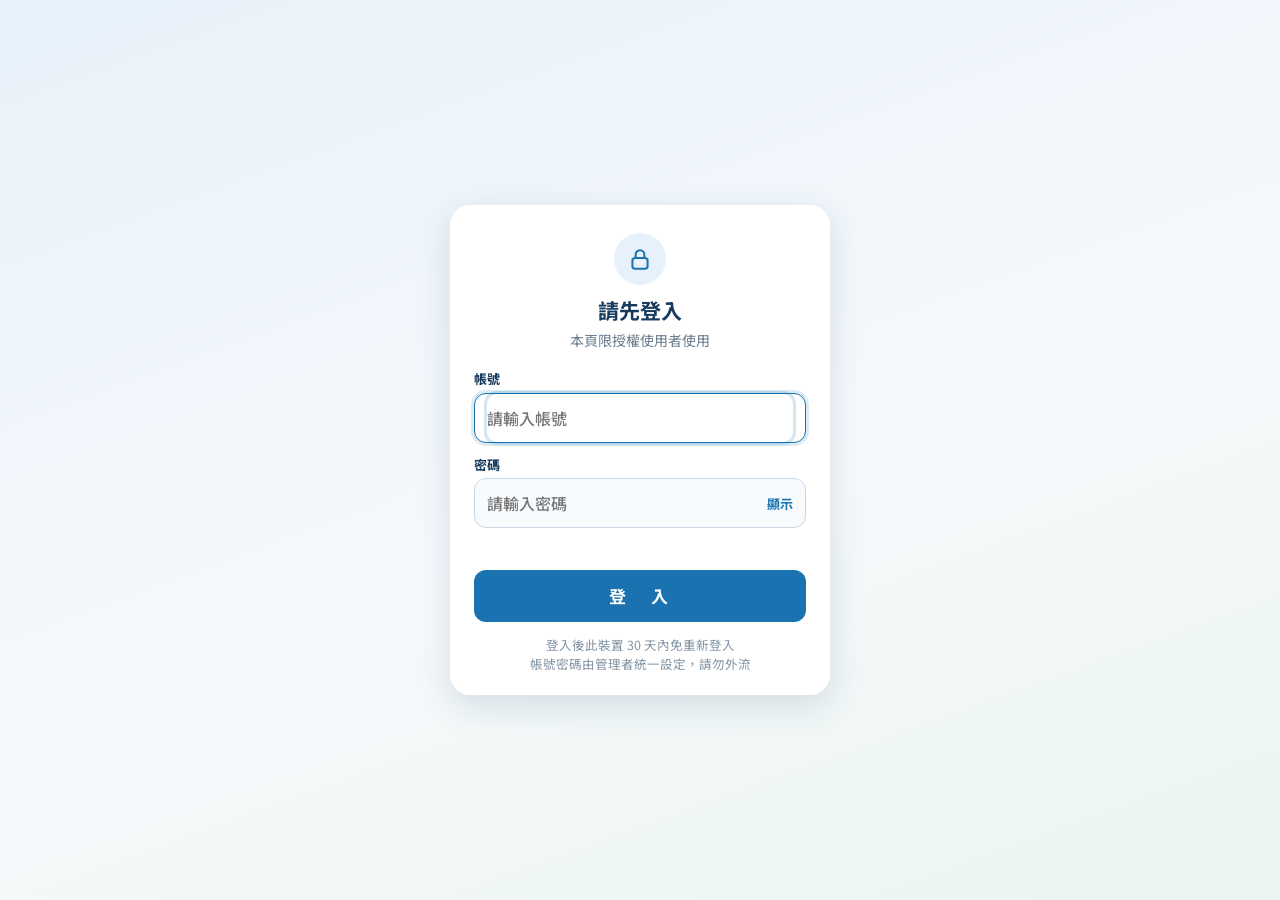
<file: index.html>
<!DOCTYPE html>
<html lang="zh-Hant">
<head>
  <meta charset="UTF-8">
<script src="auth.js"></script>
<meta name="robots" content="noindex,nofollow,noarchive">
<noscript><style>body>*{display:none!important}</style></noscript>
  <meta name="viewport" content="width=device-width, initial-scale=1, viewport-fit=cover">
  <meta name="theme-color" content="#D7EEF8">
  <title>讓你的房產更有價值</title>
  <link rel="icon" href="data:image/svg+xml,%3Csvg xmlns='http://www.w3.org/2000/svg' viewBox='0 0 64 64'%3E%3Crect width='64' height='64' rx='14' fill='%23E7F4FC'/%3E%3Cpath d='M12 32 L32 16 L52 32 V52 H36 V38 H28 V52 H12 Z' fill='none' stroke='%231A73B0' stroke-width='3' stroke-linejoin='round'/%3E%3C/svg%3E">
  <link rel="preconnect" href="https://fonts.googleapis.com">
  <link rel="preconnect" href="https://fonts.gstatic.com" crossorigin>
  <link href="https://fonts.googleapis.com/css2?family=Noto+Sans+TC:wght@400;500;700&family=Noto+Serif+TC:wght@600;700&display=swap" rel="stylesheet">
  <style>
    :root {
      --sky-50: #F4FAFD;
      --sky-100: #E8F4FB;
      --sky-200: #D4EBF7;
      --sky-300: #B7D8EE;
      --blue: #1A73B0;
      --blue-soft: #2B86C4;
      --blue-deep: #0E4E7A;
      --blue-dark: #0A3656;
      --card: #FFFFFF;
      --text: #14324A;
      --muted: #4E6E85;
      --line: #CDE3F0;
      --error: #B42318;
      --error-bg: #FDECEC;
      --plus-bg: #E5F6EE;
      --plus: #146C45;
      --minus-bg: #FDECEC;
      --minus: #9B2C2C;
      --shadow: 0 10px 32px rgba(14, 78, 122, 0.08);
      --radius: 18px;
    }
    * { box-sizing: border-box; }
    html, body { margin: 0; padding: 0; min-height: 100%; }
    body {
      font-family: "Noto Sans TC", "PingFang TC", "Microsoft JhengHei", sans-serif;
      background:
        radial-gradient(900px 420px at 80% -60px, rgba(167, 214, 240, 0.55) 0%, transparent 70%),
        radial-gradient(700px 380px at 0% 80px, rgba(196, 226, 244, 0.7) 0%, transparent 65%),
        linear-gradient(180deg, #E4F3FA 0%, #F4FAFD 30%, #EEF7FC 100%);
      color: var(--text);
      line-height: 1.6;
    }
    .wrap {
      max-width: 1080px;
      margin: 0 auto;
      padding: 28px 18px 56px;
    }
    .hero {
      text-align: center;
      margin: 0 0 26px;
      position: relative;
    }
    .hero-art {
      width: min(220px, 70vw);
      height: auto;
      display: block;
      margin: 0 auto 10px;
    }
    h1.hero-title {
      font-family: "Noto Serif TC", "Noto Sans TC", serif;
      font-size: clamp(1.55rem, 5vw, 2.15rem);
      font-weight: 700;
      letter-spacing: 0.08em;
      color: var(--blue-dark);
      margin: 0;
    }
    .lede {
      margin: 10px 0 0;
      color: var(--blue);
      font-size: clamp(0.92rem, 2.8vw, 1.05rem);
      letter-spacing: 0.06em;
    }
    .card {
      background: var(--card);
      border-radius: var(--radius);
      box-shadow: var(--shadow);
      padding: 24px 22px 26px;
      border: 1px solid rgba(26, 115, 176, 0.12);
    }
    label {
      display: block;
      font-size: 0.86rem;
      font-weight: 500;
      color: var(--blue-deep);
      margin-bottom: 6px;
    }
    input[type="text"],
    input[type="password"],
    input[type="number"],
    select {
      width: 100%;
      appearance: none;
      -webkit-appearance: none;
      border: 1px solid var(--line);
      border-radius: 10px;
      padding: 12px 14px;
      font-size: 16px;
      font-family: inherit;
      color: var(--text);
      background: var(--sky-50);
      outline: none;
      transition: border-color .15s, box-shadow .15s;
    }
    select {
      background-image: url("data:image/svg+xml,%3Csvg xmlns='http://www.w3.org/2000/svg' width='16' height='16' viewBox='0 0 24 24' fill='none' stroke='%230E4E7A' stroke-width='2'%3E%3Cpolyline points='6 9 12 15 18 9'/%3E%3C/svg%3E");
      background-repeat: no-repeat;
      background-position: right 12px center;
      background-color: var(--sky-50);
      padding-right: 36px;
    }
    input:focus, select:focus {
      border-color: var(--blue);
      box-shadow: 0 0 0 3px rgba(26, 115, 176, 0.18);
      background: #fff;
    }
    .readonly-val {
      margin: 0;
      width: 100%;
      border: 1px dashed var(--sky-300, #b6d0e2);
      border-radius: 10px;
      padding: 12px 14px;
      font-size: 16px;
      font-family: inherit;
      font-weight: 700;
      color: var(--blue-deep);
      background: #eef5fa;
      box-sizing: border-box;
      cursor: default;
      user-select: text;
      -webkit-user-select: text;
      pointer-events: auto;
    }
    .field { margin-bottom: 16px; }
    .field-row {
      display: grid;
      grid-template-columns: 1fr 1fr;
      gap: 12px 14px;
      margin-bottom: 16px;
    }
    .field-row .field { margin-bottom: 0; }
    label.label-row {
      display: flex;
      align-items: baseline;
      justify-content: space-between;
      gap: 8px;
    }
    .sync-link {
      background: none;
      border: 0;
      padding: 0;
      font-family: inherit;
      font-size: 0.78rem;
      font-weight: 500;
      letter-spacing: 0;
      color: var(--blue);
      cursor: pointer;
      text-decoration: underline;
      white-space: nowrap;
    }
    .sync-link:hover { color: var(--blue-deep); }
    .sync-hint {
      margin: 6px 0 0;
      font-size: 0.76rem;
      color: var(--muted);
    }
    .sync-hint.off { display: none; }
    .btn {
      width: 100%;
      border: 0;
      border-radius: 10px;
      padding: 13px 16px;
      font-size: 1.02rem;
      font-weight: 700;
      letter-spacing: 0.12em;
      font-family: inherit;
      cursor: pointer;
      background: linear-gradient(180deg, #2B86C4 0%, var(--blue) 100%);
      color: #fff;
      box-shadow: 0 8px 18px rgba(26, 115, 176, 0.22);
    }
    .btn:hover { filter: brightness(1.06); }
    .btn:active { transform: translateY(1px); }
    .err {
      display: none;
      margin: 0 0 14px;
      padding: 10px 12px;
      border-radius: 8px;
      background: var(--error-bg);
      color: var(--error);
      font-size: 0.9rem;
    }
    .err.show { display: block; }
    .title-row { display: flex; align-items: center; justify-content: space-between; gap: 10px; }
    .title-row .section-title-text { flex: 1; }
    .btn-reset {
      flex: none; font: inherit; font-size: 0.85rem; font-weight: 700; letter-spacing: 0.04em;
      color: var(--blue-deep); background: #fff; border: 1.5px solid var(--blue-deep);
      border-radius: 999px; padding: 4px 14px; cursor: pointer; line-height: 1.5;
    }
    .btn-reset:hover { background: #eef5fa; }
    .btn-reset:active { transform: translateY(1px); }
    .section-title {
      font-size: 0.95rem;
      font-weight: 700;
      color: var(--blue-deep);
      letter-spacing: 0.08em;
      margin: 0 0 14px;
      padding-bottom: 8px;
      border-bottom: 1px solid var(--line);
    }
    .dti-box { margin-top: 12px; border-radius: 14px; padding: 14px 16px; border: 1px solid var(--sky-300); background: #F7FBFE; text-align: left; }
    .dti-box.g { background: #E5F6EE; border-color: #BFE6D2; }
    .dti-box.y { background: #FFF6DD; border-color: #F0D98C; }
    .dti-box.r { background: #FDECEC; border-color: #F5C9C9; }
    .dti-head { display: flex; align-items: center; gap: 10px; margin: 0; }
    .dti-title { font-weight: 700; color: var(--blue-deep); letter-spacing: 0.08em; }
    .dti-light { width: 16px; height: 16px; border-radius: 50%; background: #C9D7E4; flex: 0 0 auto; }
    .dti-box.g .dti-light { background: #1E9E5A; box-shadow: 0 0 0 4px rgba(30,158,90,.18); }
    .dti-box.y .dti-light { background: #E3A72F; box-shadow: 0 0 0 4px rgba(227,167,47,.2); }
    .dti-box.r .dti-light { background: #D23B2E; box-shadow: 0 0 0 4px rgba(210,59,46,.18); }
    .dti-pct { margin-left: auto; font-family: "Noto Serif TC", "Noto Sans TC", serif; font-size: 1.7rem; font-weight: 700; color: var(--blue-deep); }
    .dti-box.g .dti-pct { color: #146C45; } .dti-box.y .dti-pct { color: #8A5A00; } .dti-box.r .dti-pct { color: #9B2C2C; }
    .dti-label { margin: 4px 0 0; font-weight: 700; color: var(--text); }
    .dti-box:not(.g):not(.y):not(.r) .dti-label { font-weight: 500; color: var(--muted); }
    .dti-formula { margin: 4px 0 0; font-size: 0.86rem; color: var(--muted); }
    .dti-formula:empty, .dti-need:empty { display: none; }
    .dti-need { margin: 6px 0 0; padding-left: 1.2em; font-size: 0.92rem; color: var(--text); }
    .dti-note { margin: 8px 0 0; font-size: 0.78rem; color: var(--muted); }
    .result-card {
      margin-top: 18px;
      background: linear-gradient(180deg, #E7F4FC 0%, #F7FBFE 100%);
      color: var(--blue-dark);
      border-radius: 14px;
      padding: 22px 18px 18px;
      text-align: center;
      border: 1px solid var(--sky-300);
    }
    .result-label {
      color: var(--blue);
      font-size: 0.88rem;
      letter-spacing: 0.1em;
      margin: 0;
    }
    .result-amount {
      font-family: "Noto Serif TC", "Noto Sans TC", serif;
      font-size: clamp(1.8rem, 7vw, 2.5rem);
      font-weight: 700;
      letter-spacing: 0.02em;
      margin: 6px 0 2px;
      color: var(--blue-deep);
    }
    .result-hint {
      margin: 0;
      color: var(--muted);
      font-size: 0.82rem;
    }
    .metrics {
      display: grid;
      grid-template-columns: 1fr 1fr;
      gap: 10px;
      margin-top: 14px;
    }
    .metric {
      background: rgba(255,255,255,0.75);
      border-radius: 10px;
      padding: 10px 8px;
      border: 1px solid rgba(26, 115, 176, 0.08);
    }
    .metric b {
      display: block;
      font-size: 0.78rem;
      font-weight: 500;
      color: var(--blue);
    }
    .metric span {
      display: block;
      margin-top: 2px;
      font-weight: 700;
      font-size: 0.98rem;
    }
    table.cmp {
      width: 100%;
      border-collapse: collapse;
      font-size: 0.9rem;
      margin-top: 4px;
    }
    table.cmp th, table.cmp td {
      padding: 10px 8px;
      text-align: right;
      border-bottom: 1px solid var(--line);
    }
    table.cmp th:first-child, table.cmp td:first-child {
      text-align: left;
      color: var(--muted);
      font-weight: 500;
    }
    table.cmp thead th {
      color: var(--blue-deep);
      font-weight: 700;
      text-align: right;
      border-bottom: 2px solid var(--blue);
    }
    table.cmp thead th:first-child { text-align: left; }
    table.cmp tbody tr:last-child td { border-bottom: 0; }
    table.cmp .pick {
      background: rgba(26, 115, 176, 0.08);
      font-weight: 700;
    }
    table.cmp tr.prop-row td {
      background: var(--sky-100);
      font-weight: 700;
      color: var(--blue-deep);
      border-bottom: 1px solid var(--line);
    }
    table.cmp tr.prop-row td:first-child { color: var(--blue-deep); }
    table.cmp tr.prop-row td[colspan] { text-align: right; }
    .prop-hint {
      margin: 8px 0 0;
      padding: 8px 10px;
      background: var(--sky-100);
      border-radius: 8px;
      color: var(--blue-deep);
      font-size: 0.86rem;
      line-height: 1.5;
    }
    .prop-hint strong {
      display: inline;
      margin-left: 4px;
      font-size: 0.98rem;
      font-weight: 700;
      color: var(--blue-deep);
    }
    .prop-hint small {
      display: block;
      margin-top: 2px;
      font-size: 0.76rem;
      font-weight: 400;
      color: var(--muted);
    }
    .note {
      margin: 16px 0 0;
      padding: 10px 12px;
      background: var(--sky-100);
      border-left: 3px solid var(--blue);
      border-radius: 0 8px 8px 0;
      color: var(--muted);
      font-size: 0.82rem;
    }
    .foot {
      display: flex;
      justify-content: flex-end;
      margin-top: 16px;
    }
    .linkish {
      background: none;
      border: 0;
      color: var(--muted);
      font-size: 0.82rem;
      font-family: inherit;
      cursor: pointer;
      text-decoration: underline;
      padding: 4px;
    }
    .hidden { display: none !important; }
    .placeholder {
      color: var(--muted);
      text-align: center;
      padding: 18px 8px;
      margin: 0;
    }
    .gap-line {
      margin: 14px 0 0;
      padding: 11px 12px;
      border-radius: 10px;
      font-weight: 700;
      font-size: 0.95rem;
      letter-spacing: 0.04em;
    }
    .gap-line.plus { background: var(--plus-bg); color: var(--plus); }
    .gap-line.minus { background: var(--minus-bg); color: var(--minus); }
    .gap-line.even { background: var(--sky-200); color: var(--blue-deep); }
    .breakeven {
      margin-top: 16px;
      background: #fff4e6;
      border-radius: 14px;
      padding: 16px 14px 18px;
      text-align: center;
      border: 2px solid #e8590c;
      box-shadow: 0 8px 20px rgba(232, 89, 12, 0.14);
    }
    .breakeven b {
      display: block;
      font-size: 1.12rem;
      font-weight: 700;
      color: #9c3d0e;
      letter-spacing: 0.08em;
    }
    .breakeven .pct {
      display: block;
      margin: 4px 0 0;
      font-family: "Noto Serif TC", "Noto Sans TC", serif;
      font-size: 2.8rem;
      font-weight: 700;
      line-height: 1.15;
      color: #e8590c;
    }
    @media (min-width: 768px) {
      .breakeven .pct { font-size: 3.4rem; }
    }
    .breakeven .amt {
      display: block;
      margin-top: 8px;
      font-size: 1.35rem;
      font-weight: 700;
      color: #5c3a1e;
    }
    .breakeven .amt .amt-val { color: #e8590c; }
    .breakeven.warn {
      border-color: #c92a2a;
      box-shadow: 0 8px 20px rgba(201, 42, 42, 0.12);
    }
    .breakeven.warn .pct {
      font-family: "Noto Sans TC", sans-serif;
      font-size: 1.5rem;
      color: #c92a2a;
    }
    .breakeven.warn .amt,
    .breakeven.warn .amt .amt-val {
      font-size: 1.1rem;
      color: #c92a2a;
    }
    .app-grid { display: grid; gap: 18px; }
    /* 格線子項預設 min-width:auto 會被長表格／長句撐寬（手機被撐到約 630px），改為 0 讓內容在欄寬內換行或在自身框內捲動 */
    .app-grid > *, .split > * { min-width: 0; }
    .split {
      display: grid;
      gap: 18px;
      align-items: start;
    }
    .fund-wrap { overflow: auto; margin-top: 4px; -webkit-overflow-scrolling: touch; }
    table.funds {
      width: 100%;
      border-collapse: collapse;
      font-size: 0.76rem;
      min-width: 0;
    }
    table.funds th, table.funds td {
      padding: 6px 5px;
      border-bottom: 1px solid var(--line);
      vertical-align: middle;
    }
    table.funds thead th {
      position: sticky;
      top: 0;
      background: var(--sky-200);
      color: var(--blue-deep);
      font-weight: 700;
      text-align: left;
      white-space: nowrap;
      z-index: 1;
    }
    table.funds thead th.num {
      white-space: normal;
      line-height: 1.25;
    }
    table.funds th.num, table.funds td.num { text-align: right; font-variant-numeric: tabular-nums; }
    table.funds td.code {
      font-weight: 700;
      color: var(--blue-deep);
      white-space: nowrap;
      letter-spacing: 0.02em;
    }
    table.funds td.risk,
    table.funds td.suit {
      white-space: nowrap;
      color: var(--blue-deep);
      font-weight: 500;
    }
    .fund-legend {
      margin: 0 0 10px;
      padding: 8px 10px;
      background: var(--sky-100);
      border-radius: 8px;
      color: var(--blue-deep);
      font-size: 0.8rem;
      letter-spacing: 0.02em;
      line-height: 1.55;
    }
    .flex-funds {
      margin: 12px 0 0;
      padding-top: 12px;
      border-top: 1px dashed rgba(232, 89, 12, 0.45);
      text-align: center;
    }
    .flex-funds .flex-label {
      display: block;
      font-size: 1.05rem;
      font-weight: 700;
      color: #9c3d0e;
      letter-spacing: 0.06em;
    }
    .flex-funds .flex-val {
      display: block;
      margin-top: 2px;
      font-family: "Noto Serif TC", "Noto Sans TC", serif;
      font-size: 1.7rem;
      font-weight: 700;
      line-height: 1.2;
      color: #e8590c;
    }
    .flex-funds.short .flex-val { color: #c92a2a; }
    .flex-funds .flex-note {
      display: block;
      margin-top: 4px;
      font-size: 0.95rem;
      font-weight: 700;
      color: #c92a2a;
    }
    .flex-funds .flex-note.hidden { display: none; }
    table.funds tbody tr { cursor: pointer; }
    table.funds tbody tr:hover { background: var(--sky-100); }
    table.funds tbody tr.selected {
      background: #D5EBF8;
      box-shadow: inset 3px 0 0 var(--blue);
    }
    table.funds tbody tr:last-child td { border-bottom: 0; }
    .fund-hint {
      margin: 0 0 8px;
      color: var(--muted);
      font-size: 0.8rem;
    }
    #login-card { max-width: 440px; margin: 0 auto; }
    table.summary {
      width: 100%;
      border-collapse: collapse;
    }
    table.summary th, table.summary td {
      padding: 11px 10px;
      border-bottom: 1px solid var(--line);
      font-size: 0.95rem;
      vertical-align: middle;
    }
    table.summary th {
      text-align: left;
      font-weight: 500;
      color: var(--muted);
      width: 46%;
      padding-right: 12px;
    }
    table.summary td {
      text-align: right;
      font-weight: 700;
      color: var(--blue-deep);
      font-variant-numeric: tabular-nums;
    }
    table.summary tr:last-child th,
    table.summary tr:last-child td { border-bottom: 0; }
    table.summary tr.sum-flex {
      background: #fff4e6;
    }
    table.summary tr.sum-flex th {
      color: #9c3d0e;
      font-weight: 700;
      font-size: 1.08rem;
    }
    table.summary tr.sum-flex td {
      color: #e8590c;
      font-family: "Noto Serif TC", "Noto Sans TC", serif;
      font-size: clamp(1.45rem, 4.5vw, 1.85rem);
      font-weight: 700;
      line-height: 1.2;
    }
    table.summary tr.sum-extra-row {
      background: #e8f7ef;
    }
    table.summary tr.sum-extra-row th {
      color: #0f6b3b;
      font-weight: 700;
    }
    table.summary tr.sum-extra-row td {
      color: #0f6b3b;
      font-weight: 700;
      font-size: 1.08rem;
      line-height: 1.45;
    }
    table.summary tr.sum-settings td {
      text-align: left; font-weight: 400; color: var(--ink, #1f2d3a);
      padding: 14px 12px 6px; background: #f5f9fc;
      border-left: 4px solid var(--blue); font-variant-numeric: normal;
    }
    .fpe-settings-title {
      margin: 0 0 10px; font-weight: 700; color: var(--blue-deep); font-size: 0.98rem; letter-spacing: 0.06em;
    }
    .fpe-settings .script-tools { margin-bottom: 10px; }
    .fpe-settings .script-computed { margin-bottom: 8px; }
    .fpe-settings .fpe-warn { margin-bottom: 10px; }
    table.summary td.sum-plus { color: var(--plus); }
    table.summary td.sum-minus { color: var(--minus); }
    .sum-close {
      margin: 16px 0 0;
      padding: 16px 16px 18px;
      background: #fff4e6;
      border: 2px solid #e8590c;
      border-radius: 14px;
      text-align: center;
      font-size: clamp(1.08rem, 3.6vw, 1.42rem);
      font-weight: 700;
      color: #9c3d0e;
      letter-spacing: 0.04em;
      line-height: 1.5;
    }
    .sum-close .sum-x {
      color: #e8590c;
      font-family: "Noto Serif TC", "Noto Sans TC", serif;
    }
    .sum-close.short {
      background: #fff5f5;
      border-color: #c92a2a;
      color: #9b2c2c;
    }
    .sum-close.short .sum-x { color: #c92a2a; }
    @media (max-width: 520px) {
      table.summary th, table.summary td {
        display: block;
        width: 100%;
        text-align: left;
        padding: 8px 6px 2px;
      }
      table.summary td {
        text-align: left;
        padding: 0 6px 10px;
      }
      table.summary tr.sum-flex td { padding-bottom: 12px; }
      table.summary tr.sum-settings td { padding: 12px 10px 4px; }
    }
    @media (min-width: 900px) {
      .split { grid-template-columns: minmax(280px, 0.8fr) minmax(480px, 1.3fr); }
    }

    .site-nav {
      display: flex;
      justify-content: center;
      flex-wrap: wrap;
      gap: 8px;
      margin: 16px 0 0;
    }
    .site-nav a {
      display: inline-block;
      padding: 6px 14px;
      border-radius: 999px;
      font-size: 0.86rem;
      letter-spacing: 0.04em;
      text-decoration: none;
      color: var(--blue-deep);
      background: rgba(255,255,255,0.72);
      border: 1px solid var(--sky-300);
    }
    .site-nav a:hover { background: #fff; border-color: var(--blue); }
    .site-nav a[aria-current="page"] {
      background: var(--blue);
      color: #fff;
      border-color: var(--blue);
      font-weight: 700;
    }
    .market-bar {
      margin: 10px auto 0;
      max-width: 36rem;
      color: var(--muted);
      font-size: 0.82rem;
      letter-spacing: 0.03em;
      line-height: 1.55;
    }
    @media (max-width: 380px) {
      .metrics { grid-template-columns: 1fr; }
    }

    .yt-wrap { overflow-x: auto; -webkit-overflow-scrolling: touch; margin: 4px 0 8px; border: 1px solid var(--sky-300, #b6d0e2); border-radius: 10px; }
    table.yearly { border-collapse: collapse; width: 100%; min-width: 560px; font-size: 0.95rem; font-variant-numeric: tabular-nums; }
    table.yearly th, table.yearly td { padding: 7px 10px; text-align: right; white-space: nowrap; border-bottom: 1px solid #e3edf4; }
    table.yearly thead th { position: sticky; top: 0; background: #eef5fa; color: var(--blue-deep); font-weight: 700; text-align: center; }
    table.yearly td.c { text-align: center; }
    table.yearly tbody tr:nth-child(even) td { background: #f8fbfd; }
    table.yearly td.usd { color: var(--muted); font-size: 0.88rem; }
    .yt-meta { margin: 0 0 8px; font-size: 0.9rem; color: var(--blue-deep); font-weight: 600; line-height: 1.6; }
    .fpe-warn {
      margin: 0 0 14px; padding: 10px 14px; border-radius: 10px;
      background: #fff4e5; border: 1.5px solid #e8590c; border-left: 5px solid #d9480f; color: #b02a0b;
    }
    .fpe-warn .fw-main { margin: 0; font-weight: 800; font-size: 1.02rem; letter-spacing: 0.02em; }
    .fpe-warn .fw-sub { margin: 3px 0 0; font-size: 0.85rem; font-weight: 600; color: #a33a12; }
    .sum-warn { display: block; margin-top: 4px; color: #c92a2a; font-weight: 800; }
    .sum-warn-sub { display: block; color: #a33a12; font-size: 0.85em; font-weight: 600; }
    .script-tools {
      display: grid;
      gap: 10px 14px;
      margin: 0 0 12px;
    }
    @media (min-width: 700px) {
      .script-tools { grid-template-columns: 1fr 1fr; }
    }
    .script-tools .field { margin-bottom: 0; }
    .script-computed {
      margin: 0 0 14px;
      font-size: 0.8rem;
      color: var(--muted);
    }
    .fpe-info {
      margin: 14px 0 0;
      padding: 12px 14px;
      background: #eef5fa;
      border: 1px solid var(--sky-300, #b6d0e2);
      border-left: 4px solid var(--blue);
      border-radius: 10px;
      font-size: 0.95rem;
      font-weight: 700;
      color: var(--blue-deep);
      line-height: 1.7;
    }
    table.summary tr.sum-fpe-info th {
      color: var(--blue-deep);
      font-weight: 700;
    }
    table.summary tr.sum-fpe-info td {
      font-weight: 700;
      color: var(--blue-deep);
      line-height: 1.55;
    }
    .script-body { display: flex; flex-direction: column; gap: 6px; }
    .script-sec {
      font-weight: 700;
      color: var(--blue-deep);
      letter-spacing: 0.06em;
      font-size: 1.02rem;
      margin: 8px 0 0;
    }
    .oral-switch { display: inline-flex; align-items: center; gap: 8px; cursor: pointer; font-size: 0.95rem; font-weight: 700; color: var(--blue-deep); letter-spacing: 0.06em; user-select: none; }
    .oral-switch input { position: absolute; opacity: 0; width: 1px; height: 1px; }
    .oral-track { position: relative; width: 44px; height: 24px; border-radius: 999px; background: #C9D7E4; transition: background .2s; flex: 0 0 auto; }
    .oral-track::after { content: ""; position: absolute; top: 3px; left: 3px; width: 18px; height: 18px; border-radius: 50%; background: #fff; box-shadow: 0 1px 4px rgba(0,0,0,.2); transition: left .2s; }
    .oral-switch input:checked + .oral-track { background: var(--blue); }
    .oral-switch input:checked + .oral-track::after { left: 23px; }
    .oral-switch input:focus-visible + .oral-track { outline: 2px solid var(--blue); outline-offset: 2px; }
    .script-body.oral .script-line, .script-body.oral .script-step .step-t { white-space: pre-line; }
    .script-line {
      margin: 0;
      border-radius: 10px;
      padding: 7px 12px;
      font-size: 1.08rem;
      line-height: 1.6;
    }
    @media (max-width: 520px) {
      .script-body { gap: 5px; }
      .script-line { font-size: 1.05rem; padding: 6px 10px; line-height: 1.6; }
    }
    .script-line.biz {
      background: var(--sky-100);
      border-left: 3px solid var(--blue);
    }
    .script-line.cli {
      background: #f3f6f8;
      border-left: 3px solid #8aa4b5;
    }
    .script-line .who {
      display: inline-block;
      font-weight: 700;
      margin-right: 6px;
      letter-spacing: 0.06em;
    }
    .script-line.biz .who { color: var(--blue-deep); }
    .script-line.cli .who { color: #4E6E85; }
    .copy-row {
      display: flex;
      justify-content: flex-end;
      flex-wrap: wrap;
      gap: 10px;
      margin-top: 14px;
    }
    .btn-copy {
      width: auto;
      padding: 9px 18px;
      font-size: 0.92rem;
      letter-spacing: 0.1em;
    }
    .btn-copy:disabled {
      opacity: 0.5;
      cursor: not-allowed;
      filter: none;
      transform: none;
    }
    .btn-present {
      background: linear-gradient(180deg, #2B86C4 0%, #0E4E7A 100%);
    }
    .btn-copy.copied {
      background: linear-gradient(180deg, #3aa06a 0%, #1e7a4a 100%);
      box-shadow: 0 8px 18px rgba(30, 122, 74, 0.22);
    }
    .stress-grid {
      display: grid;
      grid-template-columns: 1fr 1fr;
      gap: 12px;
      margin-top: 4px;
    }
    @media (max-width: 700px) {
      .stress-grid { grid-template-columns: 1fr; }
    }
    .stress-panel {
      background: linear-gradient(180deg, #E7F4FC 0%, #F7FBFE 100%);
      border: 1px solid var(--sky-300);
      border-radius: 14px;
      padding: 14px 16px 16px;
    }
    .stress-panel.wide { grid-column: 1 / -1; }
    .stress-panel h3 {
      margin: 0 0 10px;
      font-size: 0.88rem;
      font-weight: 700;
      color: var(--blue-deep);
      letter-spacing: 0.08em;
    }
    .stress-kv {
      width: 100%;
      border-collapse: collapse;
      font-size: 0.92rem;
    }
    .stress-kv th, .stress-kv td {
      padding: 8px 0;
      border-bottom: 1px solid var(--line);
      vertical-align: top;
    }
    .stress-kv tr:last-child th, .stress-kv tr:last-child td { border-bottom: 0; }
    .stress-kv th {
      text-align: left;
      font-weight: 500;
      color: var(--muted);
      padding-right: 12px;
      width: 52%;
    }
    .stress-kv td {
      text-align: right;
      font-weight: 700;
      color: var(--blue-deep);
      font-variant-numeric: tabular-nums;
      font-family: "Noto Serif TC", "Noto Sans TC", serif;
    }
    .stress-kv tr.hl th, .stress-kv tr.hl td {
      color: var(--blue-dark);
      font-weight: 700;
    }
    .stress-verdict {
      margin: 14px 0 0;
      padding: 14px 16px;
      border-radius: 14px;
      line-height: 1.65;
      font-size: 0.95rem;
    }
    .stress-verdict .tag {
      display: inline-block;
      font-family: "Noto Serif TC", "Noto Sans TC", serif;
      font-size: 1.2rem;
      font-weight: 700;
      letter-spacing: 0.08em;
      margin-right: 8px;
    }
    .stress-verdict.ok {
      background: #E5F6EE;
      border: 2px solid #146C45;
      color: #146C45;
    }
    .stress-verdict.warn {
      background: #FFF4E6;
      border: 2px solid #E8590C;
      color: #9C3D0E;
    }
    .script-step {
      margin: 0;
      border-radius: 10px;
      padding: 7px 12px;
      font-size: 1.02rem;
      line-height: 1.6;
      background: var(--sky-100);
      color: var(--blue-deep);
      display: flex;
      align-items: flex-start;
      gap: 10px;
    }
    .script-step .step-n {
      flex: none;
      display: inline-flex;
      align-items: center;
      justify-content: center;
      width: 22px;
      height: 22px;
      margin-top: 1px;
      border-radius: 50%;
      background: var(--blue);
      color: #fff;
      font-size: 0.78rem;
      font-weight: 700;
    }
    .script-step .step-t { flex: 1; }
  </style>
</head>
<body>
  <div class="wrap">
    <header class="hero">
      <svg class="hero-art" viewBox="0 0 220 112" fill="none" xmlns="http://www.w3.org/2000/svg" aria-hidden="true">
        <path d="M28 78 L78 36 L128 78 V108 H96 V86 H60 V108 H28 Z" stroke="#1A73B0" stroke-width="2" stroke-linejoin="round"/>
        <rect x="70" y="62" width="16" height="16" rx="1.5" stroke="#1A73B0" stroke-width="1.7"/>
        <path d="M20 108 H200" stroke="#B7D8EE" stroke-width="1.5" stroke-linecap="round"/>
        <path d="M142 86 L158 68 L172 76 L196 46" stroke="#2B86C4" stroke-width="2" stroke-linecap="round" stroke-linejoin="round"/>
        <circle cx="196" cy="46" r="3.2" fill="#1A73B0"/>
        <path d="M78 36 L78 22" stroke="#1A73B0" stroke-width="1.7" stroke-linecap="round"/>
        <circle cx="78" cy="18" r="3" fill="none" stroke="#1A73B0" stroke-width="1.6"/>
      </svg>
      <h1 class="hero-title">讓你的房產更有價值</h1>
      <p class="lede">房貸月付 × 配息現金流，一頁算清楚</p>
      <nav class="site-nav" aria-label="試算頁面">
        <a href="index.html" aria-current="page">讓你的房產更有價值</a>
        <a href="dividend.html">小資也能輕鬆退休</a>
      </nav>
      <p class="market-bar" id="market-bar">市場資料載入中…</p>
    </header>

    <section id="login-card" class="card">
      <form id="login-form" autocomplete="on">
        <p id="login-err" class="err" role="alert">帳號或密碼錯誤</p>
        <div class="field">
          <label for="account">帳號</label>
          <input id="account" name="username" type="text" autocomplete="username" required>
        </div>
        <div class="field">
          <label for="password">密碼</label>
          <input id="password" name="password" type="password" autocomplete="current-password" required>
        </div>
        <button class="btn" type="submit">登入</button>
      </form>
    </section>

    <div id="app" class="app-grid hidden">
      <section class="card" id="mortgage-card">
        <h2 class="section-title title-row"><span class="section-title-text">房產價值試算</span><button type="button" class="btn-reset" id="reset-inputs" title="清除這頁暫存的數字，回到初始設定">重新設定</button></h2>
        <div class="field">
          <label for="amount">房貸金額（萬元）</label>
          <input id="amount" type="number" inputmode="decimal" min="0" step="any" placeholder="例如 1000" value="1000">
          <p class="prop-hint">
            房產價值（以貸款成數 8 成換算）<strong id="prop-input-val">約 1,250 萬</strong>
            <small>以房貸可貸 8 成換算</small>
          </p>
        </div>
        <div class="field">
          <label for="rate">房貸年利率（%）</label>
          <input id="rate" type="number" inputmode="decimal" min="0" step="any" placeholder="例如 2.7" value="2.7">
        </div>
        <div class="field">
          <label for="years">貸款年限</label>
          <select id="years">
            <option value="20">20 年</option>
            <option value="30" selected>30 年</option>
          </select>
        </div>

        <div class="field-row">
          <div class="field">
            <label for="client-age">年紀（歲）</label>
            <input id="client-age" type="number" inputmode="numeric" min="0" max="120" step="1" value="30">
          </div>
          <div class="field">
            <label for="client-gender">性別</label>
            <select id="client-gender">
              <option value="女" selected>女</option>
              <option value="男">男</option>
            </select>
          </div>
        </div>

        <div class="field-row">
          <div class="field">
            <label for="monthly-income">每月收入（元）</label>
            <input id="monthly-income" type="number" inputmode="numeric" min="0" step="any" placeholder="例如 80000" value="">
          </div>
          <div class="field">
            <label for="other-debt">其他貸款月付（元）</label>
            <input id="other-debt" type="number" inputmode="numeric" min="0" step="any" placeholder="例如 0" value="0">
          </div>
        </div>

        <div id="results">
          <div class="result-card">
            <p class="result-label">本息平均攤還每月還款金額</p>
            <p class="result-amount" id="monthly">—</p>
            <p class="result-hint" id="periods"></p>
          </div>
          <div class="dti-box" id="dti-box">
            <p class="dti-head"><span class="dti-title">負債比</span><span class="dti-light" id="dti-light" aria-hidden="true"></span><span class="dti-pct" id="dti-pct">—</span></p>
            <p class="dti-label" id="dti-label">輸入每月收入，即可帶出負債比燈號。</p>
            <p class="dti-formula" id="dti-formula"></p>
            <ul class="dti-need" id="dti-need"></ul>
            <p class="dti-note">負債比＝（本案房貸月付＋其他貸款月付）÷ 每月收入。≤33% 綠燈、33–50% 黃燈、&gt;50% 紅燈；以上為業界常見判斷範圍，非法規固定標準，實際以銀行審核為準。</p>
          </div>

          <h2 class="section-title" style="margin-top:22px">20 年與 30 年比較</h2>
          <table class="cmp" id="cmp-table">
            <thead>
              <tr>
                <th></th>
                <th data-y="20">20 年</th>
                <th data-y="30">30 年</th>
              </tr>
            </thead>
            <tbody>
              <tr class="prop-row">
                <td>房產價值（以貸款成數 8 成換算）</td>
                <td colspan="2" id="prop-table-val">約 1,250 萬</td>
              </tr>
              <tr>
                <td>每月還款</td>
                <td data-k="m20"></td>
                <td data-k="m30"></td>
              </tr>
            </tbody>
          </table>
          <p class="note">以固定利率、無寬限期試算，實際以銀行核貸為準。</p>
        </div>
        <p id="empty" class="placeholder hidden">請輸入大於 0 的房貸金額。</p>
      </section>

      <div class="split">
        <section class="card" id="dividend-section">
          <h2 class="section-title">配息試算</h2>
          <div class="field">
            <label for="div-principal" class="label-row">配置配息本金（萬元） <button type="button" class="sync-link" id="sync-principal">同房貸金額</button></label>
            <input id="div-principal" type="number" inputmode="decimal" min="0" step="any" placeholder="例如 1000" value="1000">
            <p class="sync-hint" id="sync-hint">隨房貸金額同步</p>
          </div>
          <div class="field">
            <label for="div-rate">配息年化報酬率（%）</label>
            <input id="div-rate" type="number" inputmode="decimal" min="0" step="any" placeholder="例如 8" value="8">
          </div>
          <div id="div-results">
            <div class="result-card">
              <p class="result-label">每月配息</p>
              <p class="result-amount" id="div-monthly">—</p>
              <div class="metrics">
                <div class="metric">
                  <b>每年配息</b>
                  <span id="div-yearly">—</span>
                </div>
                <div class="metric">
                  <b>對照房貸月付</b>
                  <span id="div-vs-pay">—</span>
                </div>
              </div>
              <p id="div-gap" class="gap-line hidden"></p>
              <div id="div-breakeven" class="breakeven hidden">
                <b>打平房貸所需配置比例</b>
                <span class="pct" id="div-breakeven-pct"></span>
                <span class="amt" id="div-breakeven-amt"></span>
                <p class="flex-funds" id="div-flex">
                  <span class="flex-label">可靈活運用資金</span>
                  <span class="flex-val" id="div-flex-val">—</span>
                  <span class="flex-note hidden" id="div-flex-note">配息不足以打平</span>
                </p>
              </div>
            </div>
            <p class="note">配息率非保證，實際以商品公告為準。</p>
          </div>
          <p id="div-empty" class="placeholder hidden">請輸入大於 0 的配置配息本金與年化報酬率。</p>
        </section>

        <section class="card" id="fund-card">
          <h2 class="section-title">配息標的參考</h2>
          <p class="fund-hint">點選列可把該檔配息率帶入左側年化報酬率。</p>
          <p class="fund-legend">保守型：RR1～RR2／穩健型：RR1～RR3／積極型：RR1～RR5</p>
          <div class="fund-wrap">
            <table class="funds" id="fund-table">
              <thead>
                <tr>
                  <th>標的代號</th>
                  <th>名稱</th>
                  <th>風險等級</th>
                  <th>適合屬性</th>
                  <th class="num">配息率</th>
                  <th class="num">每月配息/百萬</th>
                </tr>
              </thead>
              <tbody></tbody>
            </table>
          </div>
          <p class="note" id="fund-note">資料來源：團隊官網配息基金頁。配息率非保證。</p>
        </section>
      </div>

      <section class="card" id="summary-card">
        <h2 class="section-title">房產活化總表</h2>
        <table class="summary" id="summary-table">
          <tbody>
            <tr>
              <th>房產價值（以貸款成數 8 成換算）</th>
              <td id="sum-prop">—</td>
            </tr>
            <tr>
              <th>房貸金額</th>
              <td id="sum-loan">—</td>
            </tr>
            <tr>
              <th>房貸利率／年限</th>
              <td id="sum-terms">—</td>
            </tr>
            <tr>
              <th>每月還款</th>
              <td id="sum-pay">—</td>
            </tr>
            <tr>
              <th>配息年化報酬率</th>
              <td id="sum-div-rate">—</td>
            </tr>
            <tr>
              <th>打平所需配置比例／金額</th>
              <td id="sum-be">—</td>
            </tr>
            <tr class="sum-flex">
              <th>可靈活運用資金</th>
              <td id="sum-flex">—</td>
            </tr>
            <tr class="sum-settings">
              <td colspan="2">
                <div class="fpe-settings" id="fpe-settings">
                  <p class="fpe-settings-title">FPE 規劃設定</p>
                    <div class="script-tools" id="script-tools">
                      <div class="field">
                        <label for="script-target" class="label-row">目標壽險保障（萬元） <button type="button" class="sync-link" id="sync-target">同房貸金額</button></label>
                        <input id="script-target" type="number" inputmode="decimal" min="0" step="any" value="1000">
                      </div>
                      <div class="field">
                        <label for="script-ratio">保額與壽險比例（%，內建 100）</label>
                        <input id="script-ratio" type="number" inputmode="decimal" min="0" step="any" value="100">
                      </div>
                      <div class="field">
                        <label id="script-protect-label">FPE 兩年總繳保費（自動反算）</label>
                        <p class="readonly-val" id="script-protect" aria-labelledby="script-protect-label">118.9 萬</p>
                      </div>
                      <div class="field">
                        <label id="script-mult-label">壽險保額倍數（自動帶入）</label>
                        <p class="readonly-val" id="script-mult" role="text" aria-readonly="true" aria-labelledby="script-mult-label">8.41</p>
                      </div>
                    </div>
                    <div class="fpe-warn hidden" id="fpe-warn" role="alert">
                      <p class="fw-main">⚠️ 可運用資金不足規劃足額需求</p>
                      <p class="fw-sub" id="fpe-warn-sub"></p>
                    </div>
                    <p class="script-computed" id="script-computed"></p>
                </div>
              </td>
            </tr>
            <tr>
              <th>FPE 兩年總繳（目標保障 ÷ 第 6 年倍數）</th>
              <td id="sum-fpe">—</td>
            </tr>
            <tr>
              <th>剩餘投入配息金額</th>
              <td id="sum-cash">—</td>
            </tr>
            <tr class="sum-extra-row">
              <th>多出的配息金流</th>
              <td id="sum-extra">—</td>
            </tr>
            <tr>
              <th>65 歲每月配息推估</th>
              <td id="sum-at65">—</td>
            </tr>
            <tr class="sum-fpe-info">
              <th>FPE 商品資訊</th>
              <td id="sum-fpe-info">—</td>
            </tr>
            <tr style="display:none">
              <th>配置配息本金</th>
              <td id="sum-prin">—</td>
            </tr>
            <tr style="display:none">
              <th>每月配息</th>
              <td id="sum-div">—</td>
            </tr>
            <tr style="display:none">
              <th>每月多出／不足</th>
              <td id="sum-gap">—</td>
            </tr>
          </tbody>
        </table>
        <p class="sum-close" id="sum-close" style="display:none">房產活化，幫你創造<span class="sum-x" id="sum-close-x">約 — 萬</span>靈活資金</p>
        <p class="note">配息率非保證。</p>
      </section>

      <section class="card" id="stress-card">
        <h2 class="section-title">利率／配息壓力測試</h2>
        <div class="field-row">
          <div class="field">
            <label for="stress-rate-bump">利率漲幅（％，預設 1，可填負值）</label>
            <input id="stress-rate-bump" type="number" inputmode="decimal" step="any" value="1">
          </div>
          <div class="field">
            <label for="stress-div-rate">壓力配息率（％，預設 5）</label>
            <input id="stress-div-rate" type="number" inputmode="decimal" min="0" step="any" value="5">
          </div>
        </div>
        <p id="stress-empty" class="placeholder hidden">請先完成上方房產價值與配息試算，並輸入利率漲幅與壓力配息率。</p>
        <div id="stress-results">
          <div class="stress-grid">
            <div class="stress-panel">
              <h3>利率壓力</h3>
              <table class="stress-kv">
                <tr><th>新利率</th><td id="st-new-rate">—</td></tr>
                <tr><th>新利率下月付</th><td id="st-new-pay">—</td></tr>
                <tr><th>比原本多繳／月</th><td id="st-rate-extra">—</td></tr>
              </table>
            </div>
            <div class="stress-panel">
              <h3>配息壓力（打平配置）</h3>
              <table class="stress-kv">
                <tr><th>壓力配息率下每月配息</th><td id="st-stress-div">—</td></tr>
                <tr><th>相對月付缺口／月</th><td id="st-div-gap">—</td></tr>
              </table>
            </div>
            <div class="stress-panel wide">
              <h3>缺口由「可靈活運用資金（護城河）」補多少</h3>
              <table class="stress-kv">
                <tr><th>護城河本金</th><td id="st-moat">—</td></tr>
                <tr><th>僅利率上漲：每月缺口／可撐多久（本金直接扣，不假設配息）</th><td id="st-run-rate">—</td></tr>
                <tr><th>僅配息下降：每月缺口／可撐多久（本金直接扣，不假設配息）</th><td id="st-run-div">—</td></tr>
                <tr class="hl"><th>兩者同時（最壞情境）：每月缺口／可撐多久</th><td id="st-run-worst">—</td></tr>
                <tr><th>若護城河也用壓力配息率配置，每月配息</th><td id="st-moat-div">—</td></tr>
              </table>
            </div>
          </div>
          <p class="stress-verdict ok" id="stress-verdict"><span class="tag">安全</span><span id="stress-verdict-text"></span></p>
        </div>
        <p class="note">配息不保證，可能來自本金；未計淨值與匯率波動；僅供試算。</p>
      </section>

      <section class="card" id="yearly-card">
        <h2 class="section-title">逐年房貸餘額與 FPE 解約金（中分紅）</h2>
        <p class="yt-meta" id="yt-meta"></p>
        <p id="yt-empty" class="placeholder hidden">請先完成上方房產價值與配息試算，即可帶出逐年表。</p>
        <div class="yt-wrap" id="yt-wrap">
          <table class="yearly" id="yt-table">
            <thead><tr><th>保單年度</th><th>年齡</th><th>年底房貸剩餘本金</th><th>FPE 年度末解約金（台幣）</th><th>美元</th></tr></thead>
            <tbody id="yt-body"></tbody>
          </table>
        </div>
        <p class="note" id="yt-note">紅利非保證，解約金依中分紅假設，以臺灣銀行即期賣出匯率換算。每萬美元保額比例換算，與建議書可能有些微差異，實際以建議書為準。房貸剩餘本金依本息平均攤還、利率不變試算；實際依銀行核貸及還款紀錄為準。</p>
      </section>

      <section class="card" id="script-card">
        <h2 class="section-title title-row"><span class="section-title-text">話術稿</span><label class="oral-switch" title="開啟後話術稿與互動版提詞改用好念的整數與短句；畫面數字、圖表與 PDF 仍為精確數字"><input type="checkbox" data-oral-toggle><span class="oral-track" aria-hidden="true"></span><span class="oral-text">口語版</span></label></h2>
        <p id="script-empty" class="placeholder hidden">請先完成上方房產價值與配息試算，即可帶出話術稿。</p>
        <div id="script-body" class="script-body"></div>
        <div class="copy-row">
          <button type="button" class="btn btn-copy" id="copy-script">複製話術</button>
          <button type="button" class="btn btn-copy" id="download-script-pdf">下載話術 PDF</button>
          <button type="button" class="btn btn-copy btn-present" id="open-present" title="開啟給客戶看的全螢幕互動畫面，帶入目前試算數字">互動版畫面</button>
        </div>
        <p class="fpe-info" id="fpe-info">FPE 商品資訊：—</p>
        <p class="note" id="script-note">利率、配息率皆為試算假設數字，非任何商品之保證報酬；實際貸款成數與利率依銀行核貸結果。FPE 兩年總繳保費＝目標壽險保障 × 保額與壽險比例（內建 100%）÷ 第 6 年壽險倍數，從可靈活運用資金扣兩年總繳全額。基本保額依臺灣銀行牌告即期賣出匯率 <span id="fpe-fx-note"></span>，由兩年總繳反算為美元保額。倍數來源：FPE 快速報價，兩年期、金融機構轉帳、中分紅、第 6 保單年度身故保障 ÷ 兩年總繳，依目標保障換算的保額自動計算；紅利非保證。</p>
      </section>

      <div class="foot">
        <button type="button" class="linkish" id="logout" data-site-logout>登出</button>
      </div>
    </div>
  </div>

  <script src="script-pdf.js"></script>
  <script src="script-oral.js"></script>
  <link rel="stylesheet" href="present.css">
  <script>
    const AUTH_KEY = "mc_auth";
    const CRED_HASH = "e3467ad11993520bc0b7fa9418d6d45e5d4baca97aad29f5743e914867d54351";
    let FUNDS = [
      {code:"ACE17", name:"聯博美國成長 AP總報酬月配", rate:14.88, risk:"RR4"},
      {code:"DST3", name:"安聯AI收益成長 B月配(美元)", rate:10.46, risk:"RR3"},
      {code:"SCP6", name:"施羅德環球收益成長 A月配固定2", rate:10.45, risk:"RR3"},
      {code:"ACC3", name:"聯博多元資產收益 AI(美元)", rate:10.25, risk:"RR3"},
      {code:"JFP11", name:"摩根多重收益 A月配", rate:10.21, risk:"RR3"},
      {code:"PBT1", name:"柏瑞ESG量化多重資產 B(美元)", rate:10.10, risk:"RR3"},
      {code:"ACT1", name:"聯博美國多重資產收益 AI(美元)", rate:10.04, risk:"RR3"},
      {code:"DSP5", name:"安聯收益成長 AM(美元)", rate:9.06, risk:"RR3"},
      {code:"ACC2", name:"聯博多元資產收益 AI(台幣)", rate:8.47, risk:"RR3"},
      {code:"ACB17", name:"聯博房貸收益 AA月配", rate:8.20, risk:"RR3"},
      {code:"FRB5", name:"富蘭克林全球債券 A(Mdis)", rate:6.95, risk:"RR2"}
    ];

    // FPE 兩年期、中分紅、第 6 保單年度身故保障（每 1 萬美元保額，美元）；取自 FPE 快速報價引擎（保額 100 萬美元試算）
    const FPE_W6 = {
      term: 2, termName: "兩年期", sc: 2, scLabel: "中分紅", year: 6, minAge: 0, maxAge: 78,
      "女": [11508,11507.66,11512.55,11512.31,11513.13,11510.88,11513.73,11510.91,11511.82,11513.8,11514.81,11516.34,11518.07,11518.65,11517.29,11517.78,11516.96,11518.67,11518.91,11521.28,11521.46,11522.05,11520.25,11522.91,11526.84,11530.09,11532.17,11531.9,11532.46,11534.8,11537.63,11539.07,11539.08,11540.11,11538.85,11538.93,11539.05,11539.05,11536.07,11536.55,11535.75,11539.45,11542.84,11545.62,11547.71,11549.5,11551.08,11553.35,11555.65,11557.64,11560.86,11564.93,11569.14,11573.43,11576.71,11580.61,11582.28,11588.96,11592.63,11596.09,11599.91,11608.14,11616.2,11622.31,11626.83,11634.34,11639.76,11649.66,11656.91,11665.16,11667.99,11671.04,11676.72,11987.57,12021.59,11997.66,11938.31,11871.44,11800.01],
      "男": [11553.04,11547.69,11544.1,11543.29,11542.62,11541.02,11543.65,11542.85,11543.11,11547.34,11555.29,11562.2,11568.57,11575.33,11575.75,11574.45,11575.5,11576.15,11574.91,11574.98,11573.84,11572.06,11573.16,11572.08,11571.9,11576.25,11577.3,11579.48,11582.44,11584.85,11585.84,11587.26,11585.77,11586.54,11584.49,11584.38,11581.86,11582.23,11581.32,11578.99,11580.79,11581.94,11584.31,11585.05,11587.29,11589.41,11590.57,11592.89,11594.42,11596.34,11593.86,11595.6,11596.38,11599.42,11601.96,11605.19,11609.34,11612.43,11615.33,11617.74,11618.68,11628.55,11642.19,11654.53,11666.05,11669.58,11650.38,11663.72,11676,11690.81,11694.49,11707.67,11652.38,11958.25,11892.89,11825.92,11758.34,11690.22,11619.32]
    };
    // FPE 兩年期費率（每 1 萬美元保額年繳，美元）與各年齡最高保額（萬美元）
    const FPE_RATE_T2 = {
      "女": [203,215,228,238,249,259,271,280,291,304,316,329,343,357,371,386,401,418,435,453,471,490,508,529,551,574,598,621,646,672,700,729,758,789,820,853,888,924,960,1000,1039,1084,1130,1178,1227,1279,1333,1390,1448,1510,1574,1642,1712,1787,1863,1942,2023,2112,2202,2296,2391,2495,2605,2716,2832,2952,3075,3210,3348,3493,3645,3810,4000,4225,4560,4800,4890,4950,4965],
      "男": [287,299,311,324,337,350,366,380,395,411,428,445,462,481,499,518,539,561,583,606,630,655,682,708,736,766,796,828,861,895,930,966,1003,1042,1082,1124,1166,1211,1257,1305,1356,1409,1466,1523,1583,1646,1710,1778,1848,1921,1993,2068,2146,2228,2312,2399,2490,2585,2682,2782,2883,3001,3128,3258,3395,3520,3609,3763,3925,4120,4330,4700,4800,4955,4965,4970,4975,4980,4985]
    };
    const FPE_MAXF = [30,30,30,30,30,30,30,30,30,30,30,30,30,30,30,30,200,200,200,200,200,200,200,200,200,200,200,200,200,200,200,200,200,200,200,200,200,200,200,200,200,200,200,200,200,200,200,200,200,200,200,200,200,200,200,200,200,200,200,200,200,200,200,200,200,200,200,200,200,200,200,200,200,200,200,200,200,200,200];
    let FPE_FX = 32.92;
    const FPE_SMIN = 2;
    const FPE_SMAX = 200;
    function fpeTerm2Rate(age, gender) {
      const table = FPE_RATE_T2[gender === "男" ? "男" : "女"];
      if (!Number.isInteger(age) || age < 0 || age > 78 || !table) return null;
      const v = table[age];
      return (v == null) ? null : v;
    }
    function fpeSmax(age) {
      const m = FPE_MAXF[age];
      return (m != null) ? Math.min(FPE_SMAX, m) : FPE_SMAX;
    }
    function fpeRd(x) { return Math.floor(x + 0.5); }
    // 與報價頁相同：原始保費無條件捨去；金融機構轉帳 1%＋保額≥20萬美元高保額 1%，上限 2%；兩年各繳一次
    function fpePremUsdOfS(S, rate) {
      const raw = Math.floor(Math.round(S * rate * 1e6) / 1e6);
      const d = Math.min((S >= 20 ? 0.01 : 0) + 0.01, 0.02);
      return fpeRd(raw * (1 - d)) * 2;
    }
    function fpeFaceFromPremUsd(usdCum, rate, smax) {
      if (!(usdCum > 0) || !rate) return null;
      let best = null;
      const top = smax || FPE_SMAX;
      for (let S = FPE_SMIN; S <= top + 1e-9; S = Math.round((S + 0.1) * 10) / 10) {
        const cum = fpePremUsdOfS(S, rate);
        const err = Math.abs(cum - usdCum);
        if (!best || err < best.err - 1e-9) best = { S: S, cum: cum, err: err };
      }
      return best;
    }
    // 第 6 年倍數＝第 6 年身故保障（中分紅）÷ 兩年總繳；依目標保障換算的保額計算，自動帶出
    function fpeYear6(age, gender, targetWan) {
      const table = FPE_W6[gender === "男" ? "男" : "女"];
      if (!Number.isInteger(age) || age < FPE_W6.minAge || age > FPE_W6.maxAge || !table) return null;
      const per = table[age], rate = fpeTerm2Rate(age, gender);
      if (!per || !rate) return null;
      const smax = fpeSmax(age);
      let S = targetWan > 0 ? Math.round(targetWan * 10000 / FPE_FX / per * 10) / 10 : 20;
      const atMax = S > smax;
      S = Math.min(Math.max(S, FPE_SMIN), smax);
      const cum = fpePremUsdOfS(S, rate);
      const W = Math.round(per * S);
      return { mult: W / cum, S: S, cum: cum, W: W, atMax: atMax };
    }
    function fmtFpeFx() {
      return String(parseFloat(Number(FPE_FX).toFixed(4)));
    }
    const MARKET = {
      usd_twd: FPE_FX,
      usd_twd_kind: "即期賣出",
      usd_twd_source: "臺灣銀行牌告匯率",
      usd_twd_posted_at: "",
      usd_twd_date: "",
      updated_at: ""
    };
    function fmtDateTimeTw(s) {
      if (!s) return "";
      const m = String(s).match(/(\d{4})[-/](\d{1,2})[-/](\d{1,2})(?:[T\s](\d{1,2}):(\d{2}))?/);
      if (!m) return String(s);
      const d = m[1] + "/" + String(m[2]).padStart(2, "0") + "/" + String(m[3]).padStart(2, "0");
      if (m[4] != null) return d + " " + String(m[4]).padStart(2, "0") + ":" + m[5];
      return d;
    }
    function renderMarketBar() {
      const el = document.getElementById("market-bar");
      if (!el) return;
      const fx = fmtFpeFx();
      const posted = fmtDateTimeTw(MARKET.usd_twd_posted_at || MARKET.usd_twd_date);
      const upd = fmtDateTimeTw(MARKET.updated_at);
      if (posted) {
        el.textContent = "美元兌台幣即期賣出 " + fx + "（臺灣銀行牌告，掛牌 " + posted + "）／資料更新日期 " + (upd || posted);
      } else {
        el.textContent = "美元兌台幣即期賣出 " + fx;
      }
    }
    function applyMarket(m) {
      if (m && Number(m.usd_twd) > 0) {
        FPE_FX = Number(m.usd_twd);
        MARKET.usd_twd = FPE_FX;
        MARKET.usd_twd_kind = m.usd_twd_kind || MARKET.usd_twd_kind;
        MARKET.usd_twd_source = m.usd_twd_source || MARKET.usd_twd_source;
        MARKET.usd_twd_posted_at = m.usd_twd_posted_at || "";
        MARKET.usd_twd_date = m.usd_twd_date || "";
        MARKET.updated_at = m.updated_at || "";
      }
      renderMarketBar();
      const note = document.getElementById("fpe-fx-note");
      if (note) note.textContent = fmtFpeFx();
    }
    function applyFunds(data) {
      if (!data || !Array.isArray(data.funds) || !data.funds.length) return;
      FUNDS = data.funds.filter(function (f) {
        return f && f.code && f.rate != null && isFinite(Number(f.rate));
      }).map(function (f) {
        return { code: f.code, name: f.name, rate: Number(f.rate), risk: f.risk || "" };
      });
      const note = document.getElementById("fund-note");
      if (note) {
        const nav = fmtDateTimeTw(data.nav_date) || "—";
        const upd = fmtDateTimeTw(data.updated_at) || "—";
        note.textContent = "資料來源：團隊官網配息基金頁（淨值日期 " + nav + "，資料更新 " + upd + "）。配息率非保證。";
      }
      const appEl = document.getElementById("app");
      if (appEl && !appEl.classList.contains("hidden") && typeof renderFunds === "function") renderFunds();
    }
    function loadMarketData() {
      return Promise.all([
        fetch("market.json", { cache: "no-store" }).then(function (r) { return r.ok ? r.json() : null; }).catch(function () { return null; }),
        fetch("funds.json", { cache: "no-store" }).then(function (r) { return r.ok ? r.json() : null; }).catch(function () { return null; })
      ]).then(function (pair) {
        applyMarket(pair[0]);
        applyFunds(pair[1]);
        const appEl = document.getElementById("app");
        if (appEl && !appEl.classList.contains("hidden") && typeof recalc === "function") recalc();
      });
    }
    // FPE 兩年期、中分紅、各保單年度末解約總額（每 1 萬美元保額，美元）；由 fpe_cv.json 載入
    let FPE_CV = null;
    function loadFpeCv() {
      return fetch("fpe_cv.json", { cache: "no-store" }).then(function (r) { return r.ok ? r.json() : null; }).catch(function () { return null; }).then(function (d) {
        if (d && d["女"] && d["男"]) FPE_CV = d;
        const appEl = document.getElementById("app");
        if (FPE_CV && appEl && !appEl.classList.contains("hidden") && typeof recalc === "function") recalc();
      });
    }
    function fpeCvUsd(age, gender, S, t) {
      if (!FPE_CV) return null;
      const tb = FPE_CV[gender === "男" ? "男" : "女"];
      const row = tb && tb[age];
      const v = row ? row[t - 1] : null;
      return (v == null || !isFinite(v)) ? null : Math.round(v * S);
    }
    // 每年年底房貸剩餘本金（本息平均攤還，與 monthlyPayment 一致）
    function mortgageBalanceAfterMonths(principal, annualPct, years, k) {
      const n = years * 12, r = annualPct / 100 / 12;
      if (k >= n) return 0;
      if (r === 0) return principal * (1 - k / n);
      const pay = monthlyPayment(principal, annualPct, years);
      const g = Math.pow(1 + r, k);
      return Math.max(0, principal * g - pay * (g - 1) / r);
    }
    function renderYearlyTable(o) {
      const body = document.getElementById("yt-body");
      const meta = document.getElementById("yt-meta");
      const empty = document.getElementById("yt-empty");
      const wrap = document.getElementById("yt-wrap");
      if (!body) return;
      if (!o) {
        body.innerHTML = ""; if (meta) meta.textContent = "";
        window.MC_YEARLY = null;
        if (empty) empty.classList.remove("hidden"); if (wrap) wrap.classList.add("hidden");
        return;
      }
      if (empty) empty.classList.add("hidden"); if (wrap) wrap.classList.remove("hidden");
      let S = null;
      if (o.ageInRange && o.protectWan > 0) {
        const rate = fpeTerm2Rate(o.age, o.gender);
        const face = rate ? fpeFaceFromPremUsd(o.protectWan * 10000 / FPE_FX, rate, fpeSmax(o.age)) : null;
        if (face) S = face.S;
      }
      const hasCv = !!FPE_CV && S != null;
      if (meta) {
        let m = "房貸 " + fmtWanBare(o.loanWan) + "、年利率 " + fmtRatePct(o.annualPct) + "、" + o.years + " 年本息平均攤還";
        if (S != null) m += "；FPE 2 年期、中分紅，基本保額約 " + fmtWanUsd(S) + "（兩年總繳約 " + fmtWanBare(o.protectWan) + "，匯率 " + fmtFpeFx() + "）";
        else if (!o.ageInRange) m += "；此年紀不在 FPE 兩年期投保年齡 0–78 歲";
        if (S != null && !FPE_CV) m += "；FPE 逐年解約金資料準備中";
        meta.textContent = m;
      }
      const P = o.loanWan * 10000;
      let html = "";
      const yrRows = [];
      for (let t = 1; t <= o.years; t++) {
        const bal = mortgageBalanceAfterMonths(P, o.annualPct, o.years, t * 12);
        const usd = hasCv ? fpeCvUsd(o.age, o.gender, S, t) : null;
        const twd = usd != null ? Math.round(usd * FPE_FX) : null;
        yrRows.push({ t: t, age: o.age + t - 1, bal: bal, twd: twd });
        html += "<tr><td class=\"c\">" + t + "</td><td class=\"c\">" + (o.age + t - 1) + "</td><td>" + fmt(bal) + "</td><td>" +
          (twd != null ? fmt(twd) : "—") + "</td><td class=\"usd\">" + (usd != null ? "US$ " + usd.toLocaleString("en-US") : "—") + "</td></tr>";
      }
      body.innerHTML = html;
      window.MC_YEARLY = { S: S, hasCv: hasCv, rows: yrRows };
    }
    function fmtWanUsd(S) {
      const r = Math.round(S * 10) / 10;
      const opts = Number.isInteger(r)
        ? { maximumFractionDigits: 0 }
        : { minimumFractionDigits: 1, maximumFractionDigits: 1 };
      return r.toLocaleString("zh-TW", opts) + " 萬美元";
    }
    function fpeProductLine(age, gender, protectWan, coverWan, ageInRange) {
      if (!ageInRange || !(protectWan > 0)) {
        return ageInRange
          ? "FPE 商品資訊：—"
          : "FPE 商品資訊：此年紀不在兩年期投保年齡 0–78 歲，無法帶入保額";
      }
      const rate = fpeTerm2Rate(age, gender);
      const usdCum = protectWan * 10000 / FPE_FX;
      const smax = fpeSmax(age);
      const face = rate ? fpeFaceFromPremUsd(usdCum, rate, smax) : null;
      const faceS = face ? ("基本保額約 " + fmtWanUsd(face.S) + "（匯率 " + fmtFpeFx() + "）" + (face.S >= smax - 1e-9 ? "，已達此年齡最高保額" : "") + "；") : "基本保額無法反算；";
      return "FPE 商品資訊：2 年期繳、中分紅；" + faceS +
        "兩年總繳約 " + fmtWanBare(protectWan) + "（每年約 " + fmtWanFlexible(protectWan / 2) + "）；第 6 年身故保障約 " + fmtWanBare(coverWan);
    }

    function fmtMult(v) {
      return (Math.round(v * 100) / 100).toLocaleString("zh-TW", {
        minimumFractionDigits: 2,
        maximumFractionDigits: 2
      });
    }

    const loginCard = document.getElementById("login-card");
    const app = document.getElementById("app");
    const loginForm = document.getElementById("login-form");
    const loginErr = document.getElementById("login-err");

    function fmt(v) {
      return Math.round(v).toLocaleString("zh-TW") + " 元";
    }
    function fmtPct(v) {
      return (Math.round(v * 10) / 10).toLocaleString("zh-TW", {
        minimumFractionDigits: 1,
        maximumFractionDigits: 1
      }) + "%";
    }
    function fmtWan(v) {
      return "約 " + (Math.round(v * 10) / 10).toLocaleString("zh-TW", {
        minimumFractionDigits: 1,
        maximumFractionDigits: 1
      }) + " 萬";
    }
    function fmtPropWan(v) {
      const r = Math.round(v * 10) / 10;
      const opts = Number.isInteger(r)
        ? { maximumFractionDigits: 0 }
        : { minimumFractionDigits: 1, maximumFractionDigits: 1 };
      return "約 " + r.toLocaleString("zh-TW", opts) + " 萬";
    }
    function fmtWanPlain(v) {
      const r = Math.round(v * 10) / 10;
      const opts = Number.isInteger(r)
        ? { maximumFractionDigits: 0 }
        : { minimumFractionDigits: 1, maximumFractionDigits: 1 };
      return r.toLocaleString("zh-TW", opts) + " 萬";
    }
    function fmtRatePct(v) {
      return String(parseFloat(Number(v).toFixed(4))) + "%";
    }
    function setText(id, text) {
      const el = document.getElementById(id);
      if (el) el.textContent = text;
    }
    // 負債比：（本案房貸月付＋其他貸款月付）÷ 每月收入；業界常見判斷範圍，非法規固定標準
    function computeDti() {
      const loanWan = parseFloat(document.getElementById("amount").value);
      const annualPct = parseFloat(document.getElementById("rate").value);
      const years = parseInt(document.getElementById("years").value, 10);
      const incEl = document.getElementById("monthly-income");
      const othEl = document.getElementById("other-debt");
      const income = incEl ? parseFloat(incEl.value) : NaN;
      let other = othEl ? parseFloat(othEl.value) : 0;
      if (!isFinite(other) || other < 0) other = 0;
      if (!(loanWan > 0) || !isFinite(annualPct) || annualPct < 0 || !(years === 20 || years === 30)) return { ok: false, reason: "loan" };
      const pay = Math.round(monthlyPayment(loanWan * 10000, annualPct, years));
      const debt = pay + Math.round(other);
      const need33 = Math.ceil(debt * 3 / 100) * 100;
      const need50 = Math.ceil(debt * 2 / 100) * 100;
      if (!(income > 0) || !isFinite(income)) return { ok: false, reason: "income", pay: pay, other: Math.round(other), debt: debt, need33: need33, need50: need50 };
      const pct1 = Math.round(debt / income * 1000) / 10;
      const level = pct1 <= 33 ? "g" : (pct1 <= 50 ? "y" : "r");
      const label = level === "g" ? "銀行通常好過件" : (level === "y" ? "多數銀行可接受，需看工作與信用" : "容易被砍成數或拉高利率");
      const light = level === "g" ? "綠燈" : (level === "y" ? "黃燈" : "紅燈");
      return { ok: true, income: Math.round(income), pay: pay, other: Math.round(other), debt: debt, pct1: pct1, pctS: pct1.toFixed(1) + "%", level: level, label: label, light: light, need33: need33, need50: need50 };
    }
    function renderDti() {
      const box = document.getElementById("dti-box");
      if (!box) return null;
      const d = computeDti();
      box.classList.remove("g", "y", "r");
      const need = document.getElementById("dti-need");
      if (!d.ok) {
        setText("dti-pct", "—");
        setText("dti-label", d.reason === "income" ? "輸入每月收入，即可帶出負債比燈號。" : "請先輸入房貸金額與利率。");
        setText("dti-formula", "");
        if (need) need.innerHTML = d.reason === "income"
          ? "<li>要落在 1/3 內，月收入至少約 " + fmt(d.need33) + "</li><li>50% 內，月收入至少約 " + fmt(d.need50) + "</li>" : "";
        return d;
      }
      box.classList.add(d.level);
      setText("dti-pct", d.pctS);
      setText("dti-label", d.light + "：" + d.label);
      setText("dti-formula", "（本案月付 " + fmt(d.pay) + (d.other > 0 ? "＋其他貸款 " + fmt(d.other) : "") + "）÷ 月收入 " + fmt(d.income));
      if (need) need.innerHTML = "<li>要落在 1/3 內，月收入至少約 " + fmt(d.need33) + "</li><li>50% 內，月收入至少約 " + fmt(d.need50) + "</li>";
      return d;
    }
    function updateSummary() {
      const loanWan = parseFloat(document.getElementById("amount").value);
      const annualPct = parseFloat(document.getElementById("rate").value);
      const years = parseInt(document.getElementById("years").value, 10);
      const divPrinWan = parseFloat(document.getElementById("div-principal").value);
      const divRatePct = parseFloat(document.getElementById("div-rate").value);
      const loanOk = loanWan > 0 && isFinite(loanWan);
      const rateOk = isFinite(annualPct) && annualPct >= 0;
      const yearsOk = years === 20 || years === 30;
      const mortOk = loanOk && rateOk && yearsOk;
      const divRateOk = isFinite(divRatePct) && divRatePct >= 0;
      const divPrinOk = divPrinWan > 0 && isFinite(divPrinWan);
      const close = document.getElementById("sum-close");
      const closeX = document.getElementById("sum-close-x");
      const gapEl = document.getElementById("sum-gap");

      setText("sum-prop", loanOk ? fmtPropWan(loanWan / 0.8) : "—");
      setText("sum-loan", loanOk ? fmtWanPlain(loanWan) : "—");
      setText("sum-terms", (rateOk && yearsOk) ? (fmtRatePct(annualPct) + "／" + years + " 年") : "—");

      let pay = NaN;
      if (mortOk) pay = monthlyPayment(loanWan * 10000, annualPct, years);
      setText("sum-pay", mortOk ? fmt(pay) : "—");
      setText("sum-div-rate", divRateOk ? fmtRatePct(divRatePct) : "—");

      let leftoverWan = NaN;
      let insufficient = false;
      if (mortOk && isFinite(divRatePct) && divRatePct > 0) {
        const needYuan = (Math.round(pay) * 12) / (divRatePct / 100);
        const ratio = needYuan / (loanWan * 10000);
        if (ratio > 1) {
          insufficient = true;
          leftoverWan = 0;
          setText("sum-be", "全數配置也無法打平／約需 " + fmtPct(ratio * 100));
          setText("sum-flex", "約 0.0 萬");
        } else {
          leftoverWan = (loanWan * 10000 - needYuan) / 10000;
          setText("sum-be", fmtPct(ratio * 100) + "／" + fmtWan(needYuan / 10000));
          setText("sum-flex", fmtWan(leftoverWan));
        }
      } else {
        setText("sum-be", "—");
        setText("sum-flex", "—");
      }

      setText("sum-prin", isFinite(divPrinWan) && divPrinWan >= 0 ? fmtWanPlain(divPrinWan) : "—");

      if (divPrinOk && divRateOk) {
        const monthlyDiv = divPrinWan * 10000 * (divRatePct / 100) / 12;
        setText("sum-div", fmt(monthlyDiv));
        if (mortOk) {
          const gap = Math.round(monthlyDiv) - Math.round(pay);
          gapEl.classList.remove("sum-plus", "sum-minus");
          if (gap > 0) {
            gapEl.classList.add("sum-plus");
            gapEl.textContent = "每月可多出 " + gap.toLocaleString("zh-TW") + " 元";
          } else if (gap < 0) {
            gapEl.classList.add("sum-minus");
            gapEl.textContent = "每月還需自付 " + Math.abs(gap).toLocaleString("zh-TW") + " 元";
          } else {
            gapEl.textContent = "每月剛好打平";
          }
        } else {
          gapEl.classList.remove("sum-plus", "sum-minus");
          gapEl.textContent = "—";
        }
      } else {
        setText("sum-div", "—");
        gapEl.classList.remove("sum-plus", "sum-minus");
        gapEl.textContent = "—";
      }

      close.classList.toggle("short", insufficient);
      if (isFinite(leftoverWan)) {
        closeX.textContent = insufficient ? "約 0.0 萬" : fmtWan(leftoverWan);
      } else {
        close.classList.remove("short");
        closeX.textContent = "約 — 萬";
      }
      updateScript();
    }

    var targetFollowsLoan = true;
    var lastScriptText = "";
    var lastScriptParts = [];
    var lastScriptCards = [];
    var lastScriptMeta = {};

    function fmtWanBare(v) {
      const r = Math.round(v * 10) / 10;
      const opts = Number.isInteger(r)
        ? { maximumFractionDigits: 0 }
        : { minimumFractionDigits: 1, maximumFractionDigits: 1 };
      return r.toLocaleString("zh-TW", opts) + " 萬";
    }
    function fmtWanFlexible(v) {
      const r2 = Math.round(v * 100) / 100;
      const isInt = Math.abs(r2 - Math.round(r2)) < 1e-9;
      const oneDec = Math.abs(r2 - Math.round(r2 * 10) / 10) < 1e-9;
      const opts = isInt
        ? { maximumFractionDigits: 0 }
        : oneDec
          ? { minimumFractionDigits: 1, maximumFractionDigits: 1 }
          : { minimumFractionDigits: 2, maximumFractionDigits: 2 };
      return r2.toLocaleString("zh-TW", opts) + " 萬";
    }

    /* 口語版話術的取整與斷句規則在 script-oral.js（index 與 dividend 共用） */
    var lastScriptPartsOral = [];

    function scriptLinesToHtml(parts) {
      return parts.map(function (p) {
        if (p.sec) return '<p class="script-sec">' + p.sec + "</p>";
        if (p.step) {
          return '<p class="script-step"><span class="step-n">' + p.step + "</span><span class=\"step-t\">" + p.text + "</span></p>";
        }
        const cls = p.who === "業務" ? "biz" : "cli";
        return '<p class="script-line ' + cls + '"><span class="who">' + p.who + "</span>" + p.text + "</p>";
      }).join("");
    }

    function scriptLinesToText(parts) {
      return parts.map(function (p) {
        if (p.sec) return p.sec;
        if (p.step) return p.step + "  " + p.text;
        return p.who + "：" + p.text;
      }).join("\n\n");
    }

    function fmtBumpPct(v) {
      const n = parseFloat(Number(v).toFixed(4));
      if (n > 0) return "+" + n + "%";
      return n + "%";
    }

    function fmtRunway(monthsFloat) {
      if (!isFinite(monthsFloat) || monthsFloat === Infinity) return "不必動用本金";
      if (monthsFloat <= 0) return "無法支應";
      if (monthsFloat < 0.5) return "不足 1 個月";
      const months = Math.round(monthsFloat);
      if (months < 12) return months + " 個月";
      const y = Math.floor(months / 12);
      const m = months % 12;
      if (m === 0) return y + " 年（" + months + " 個月）";
      return y + " 年 " + m + " 個月（共 " + months + " 個月）";
    }

    function fmtGapRun(gap, moatYuan) {
      if (gap <= 0) return "無缺口";
      if (!(moatYuan > 0)) return fmt(gap) + "／無法支應";
      return fmt(gap) + "／約可撐 " + fmtRunway(moatYuan / gap);
    }

    function computeStress() {
      const loanWan = parseFloat(document.getElementById("amount").value);
      const annualPct = parseFloat(document.getElementById("rate").value);
      const years = parseInt(document.getElementById("years").value, 10);
      const divRatePct = parseFloat(document.getElementById("div-rate").value);
      const bumpEl = document.getElementById("stress-rate-bump");
      const sdivEl = document.getElementById("stress-div-rate");
      const bump = bumpEl ? parseFloat(bumpEl.value) : NaN;
      const stressDivPct = sdivEl ? parseFloat(sdivEl.value) : NaN;
      const loanOk = loanWan > 0 && isFinite(loanWan);
      const rateOk = isFinite(annualPct) && annualPct >= 0;
      const yearsOk = years === 20 || years === 30;
      const divOk = isFinite(divRatePct) && divRatePct > 0;
      const bumpOk = isFinite(bump);
      const sdivOk = isFinite(stressDivPct) && stressDivPct >= 0;
      if (!loanOk || !rateOk || !yearsOk || !divOk || !bumpOk || !sdivOk) return null;

      const loanYuan = loanWan * 10000;
      const payRaw = monthlyPayment(loanYuan, annualPct, years);
      if (!isFinite(payRaw)) return null;
      const pay = Math.round(payRaw);
      const needYuan = (pay * 12) / (divRatePct / 100);
      const insufficient = needYuan > loanYuan + 1e-9;
      const leftoverWan = insufficient ? 0 : (loanYuan - needYuan) / 10000;
      const moatYuan = Math.max(0, leftoverWan * 10000);

      const newRateRaw = annualPct + bump;
      const newRatePct = newRateRaw < 0 ? 0 : newRateRaw;
      const newPay = Math.round(monthlyPayment(loanYuan, newRatePct, years));
      const rateExtra = newPay - pay;
      const stressDiv = Math.round(needYuan * (stressDivPct / 100) / 12);
      const divGap = pay - stressDiv;
      const worstGap = newPay - stressDiv;
      const moatDiv = Math.round(moatYuan * (stressDivPct / 100) / 12);

      function absorbed(gap) { return gap <= 0 || moatDiv >= gap; }
      const rateAbs = absorbed(rateExtra);
      const divAbs = absorbed(divGap);
      const worstAbsDiv = absorbed(worstGap);
      const safe = rateAbs && divAbs;
      const worstMonths = worstGap <= 0 ? Infinity : (moatYuan > 0 ? moatYuan / worstGap : 0);
      const rateMonths = rateExtra <= 0 ? Infinity : (moatYuan > 0 ? moatYuan / rateExtra : 0);
      const divMonths = divGap <= 0 ? Infinity : (moatYuan > 0 ? moatYuan / divGap : 0);

      return {
        bump: bump,
        stressDivPct: stressDivPct,
        rateS: fmtRatePct(annualPct),
        newRateS: fmtRatePct(newRatePct) + (newRateRaw < 0 ? "（已以 0% 計）" : ""),
        newRatePlain: fmtRatePct(newRatePct),
        bumpS: fmtBumpPct(bump),
        pay: pay,
        payS: fmt(pay),
        newPay: newPay,
        newPayS: fmt(newPay),
        rateExtra: rateExtra,
        rateExtraS: fmt(Math.abs(rateExtra)),
        stressDiv: stressDiv,
        stressDivS: fmt(stressDiv),
        divGap: divGap,
        divGapS: fmt(Math.abs(divGap)),
        worstGap: worstGap,
        worstGapS: fmt(Math.abs(worstGap)),
        leftoverWan: leftoverWan,
        moatS: leftoverWan > 0 ? fmtWan(leftoverWan) : "約 0.0 萬",
        moatYuan: moatYuan,
        moatDiv: moatDiv,
        moatDivS: fmt(moatDiv),
        needYuan: needYuan,
        rateAbs: rateAbs,
        divAbs: divAbs,
        worstAbsDiv: worstAbsDiv,
        safe: safe,
        rateMonths: rateMonths,
        divMonths: divMonths,
        worstMonths: worstMonths,
        rateRunS: fmtGapRun(rateExtra, moatYuan),
        divRunS: fmtGapRun(divGap, moatYuan),
        worstRunS: fmtGapRun(worstGap, moatYuan),
        rateRunShort: rateExtra <= 0 ? "無缺口" : ("約可撐 " + fmtRunway(rateMonths)),
        divRunShort: divGap <= 0 ? "無缺口" : ("約可撐 " + fmtRunway(divMonths)),
        worstRunShort: worstGap <= 0 ? "無缺口" : ("約可撐 " + fmtRunway(worstMonths)),
        insufficient: insufficient
      };
    }

    function renderStress(st) {
      const empty = document.getElementById("stress-empty");
      const results = document.getElementById("stress-results");
      const verdict = document.getElementById("stress-verdict");
      const vtext = document.getElementById("stress-verdict-text");
      if (!results) return;
      if (!st) {
        if (empty) empty.classList.remove("hidden");
        results.classList.add("hidden");
        return;
      }
      if (empty) empty.classList.add("hidden");
      results.classList.remove("hidden");
      setText("st-new-rate", st.rateS + " → " + st.newRateS + "（漲幅 " + st.bumpS + "）");
      setText("st-new-pay", st.newPayS);
      if (st.rateExtra > 0) setText("st-rate-extra", "多繳 " + st.rateExtraS);
      else if (st.rateExtra < 0) setText("st-rate-extra", "少繳 " + st.rateExtraS);
      else setText("st-rate-extra", "與原本相同");
      setText("st-stress-div", st.stressDivS);
      if (st.divGap > 0) setText("st-div-gap", "缺口 " + st.divGapS);
      else if (st.divGap < 0) setText("st-div-gap", "尚餘 " + st.divGapS);
      else setText("st-div-gap", "剛好打平");
      setText("st-moat", st.moatS);
      setText("st-run-rate", st.rateRunS);
      setText("st-run-div", st.divRunS);
      setText("st-run-worst", st.worstRunS);
      setText("st-moat-div", st.moatDivS);
      if (verdict) {
        verdict.classList.toggle("ok", st.safe);
        verdict.classList.toggle("warn", !st.safe);
        const tag = verdict.querySelector(".tag");
        if (tag) tag.textContent = st.safe ? "安全" : "需留意";
      }
      if (vtext) {
        if (st.safe) {
          var msg = "利率上漲或多繳的月付、以及配息降到 " + fmtRatePct(st.stressDivPct) + " 的單向缺口，都能由護城河以壓力配息率配置後的每月配息（" + st.moatDivS + "）吸收。";
          if (st.worstGap > 0 && !st.worstAbsDiv) {
            msg += "兩者同時發生的最壞情境，需動用護城河本金，" + st.worstRunShort + "。";
          } else if (st.worstGap <= 0) {
            msg += "兩者同時發生時也沒有缺口。";
          } else {
            msg += "兩者同時發生時，護城河配息仍蓋得住最壞缺口。";
          }
          vtext.textContent = msg;
        } else {
          vtext.textContent = "以目前的護城河與壓力配息率 " + fmtRatePct(st.stressDivPct) + "，利率上漲或配息下降的缺口無法單靠護城河每月配息（" + st.moatDivS + "）完全吸收。最壞情境每月缺口 " + (st.worstGap > 0 ? st.worstGapS : "無") + "，本金" + (st.worstGap > 0 ? st.worstRunShort : "不必動用") + "。建議調低貸款，或拉高打平所需配置，並每年檢視調整。";
        }
      }
    }

    function appendObjectionScript(parts, st, loan, need, left, payS) {
      if (!st) return;
      function sec(s) { parts.push({ sec: s }); }
      function biz(s) { parts.push({ who: "業務", text: s }); }
      function cli(s) { parts.push({ who: "客戶", text: s }); }

      sec("客戶反對問題話術");
      cli("這樣有什麼風險嗎？");
      biz("有，任何投資都有風險，我不會跟你說沒有。主要是三個：房貸利率會變、配息不保證、基金淨值和匯率會波動。但你看這個架構，我們不是把" + loan + "全部拿去追高報酬。只拿" + need + "去配置，配息剛好打平每月 " + payS + "的房貸，另外" + left + "留著當安全護城河，還有 FPE 壽險先把家庭責任顧好。所以就算市場不好，房貸還是有錢繳，家人也有保障。我們是先把最壞的情況想好，才開始做規劃。");

      cli("利息不會波動嗎？");
      if (st.rateExtra > 0) {
        var rateTalk = "會，房貸是機動利率，我們直接算給你看。假設利率從 " + st.rateS + " 漲到 " + st.newRatePlain + "，月付會從 " + st.payS + "變成大約 " + st.newPayS + "，一個月多 " + st.rateExtraS + "左右。這筆錢從哪來？你留下來的" + st.moatS + "護城河，就算只拿來放配息，一個月也有 " + st.moatDivS;
        if (st.rateAbs) {
          rateTalk += "，多繳的部分吸收得了。";
        } else {
          rateTalk += "，還補不滿多繳的 " + st.rateExtraS + "。這種情況我們會建議調低貸款，或把打平所需的配置再拉高一些，讓結構更穩。";
        }
        rateTalk += "而且利率會漲，通常是景氣熱、通膨高的時候，那時候房價和資產通常也跟著漲。我們每年會一起檢視一次：利率漲了，就把護城河多撥一點去打平；利率降了，你就多出可以運用的錢。";
        biz(rateTalk);
      } else if (st.rateExtra < 0) {
        biz("會，房貸是機動利率，我們直接算給你看。若利率從 " + st.rateS + " 降到 " + st.newRatePlain + "，月付會從 " + st.payS + "變成大約 " + st.newPayS + "，一個月少繳 " + st.rateExtraS + "左右，負擔會比較輕。我們每年還是會一起檢視一次：利率漲了，就把護城河多撥一點去打平；利率降了，你就多出可以運用的錢。");
      } else {
        biz("會，房貸是機動利率。依目前設定，新利率下的月付與原本相同。我們每年還是會一起檢視一次：利率漲了，就把護城河多撥一點去打平；利率降了，你就多出可以運用的錢。");
      }

      cli("配息如果變少怎麼辦？");
      var divTalk = "配息不保證，也可能來自本金，這點我必須先說清楚。我們用壓力配息率 " + fmtRatePct(st.stressDivPct) + " 來試算：原本用來打平房貸的" + need + "，每月配息會從大約 " + payS + "變成 " + st.stressDivS;
      if (st.divGap > 0) {
        divTalk += "，一個月缺口約 " + st.divGapS + "。你留下來的" + st.moatS + "護城河，本金直接拿來補、先不假設配息，" + st.divRunShort + "；若護城河也用 " + fmtRatePct(st.stressDivPct) + " 配置，一個月還有 " + st.moatDivS + "的配息，";
        divTalk += st.divAbs ? "這個缺口吸收得了。" : "還補不滿這個缺口，這種情況我們會建議調低貸款，或把打平配置再拉高一些。";
      } else if (st.divGap < 0) {
        divTalk += "，仍然蓋得住原本 " + payS + "的月付，沒有缺口。";
      } else {
        divTalk += "，仍剛好打平月付。";
      }
      divTalk += "所以我們每年會一起檢視一次，配息變少就調整標的或把護城河多撥一點去打平，讓房貸繳款不斷。";
      biz(divTalk);

      sec("處理反對問題五步驟");
      parts.push({ step: "1", text: "先認同：風險是真的，我們不迴避，也不說沒有風險。" });
      parts.push({ step: "2", text: "算成數字：利率、配息一變，月付和缺口是多少，直接試算給客戶看。" });
      parts.push({ step: "3", text: "指出架構已有因應：打平配置、護城河、FPE，最壞情況先想好。" });
      parts.push({ step: "4", text: "主導權交給客戶（每年檢視）：利率漲了或配息變少，一起調整，決定權在客戶。" });
      parts.push({ step: "5", text: "拉回目標：做這件事是為了讓房子替他工作，家庭有保障、現金流更穩。" });
    }

    function updateScript() {
      const dtiNow = renderDti();

      const body = document.getElementById("script-body");
      const empty = document.getElementById("script-empty");
      const hint = document.getElementById("script-computed");
      const copyBtn = document.getElementById("copy-script");
      if (!body) return;

      const loanWan = parseFloat(document.getElementById("amount").value);
      const annualPct = parseFloat(document.getElementById("rate").value);
      const years = parseInt(document.getElementById("years").value, 10);
      const divRatePct = parseFloat(document.getElementById("div-rate").value);
      const ageEl = document.getElementById("client-age");
      const genderEl = document.getElementById("client-gender");
      const protEl = document.getElementById("script-protect");
      const multEl = document.getElementById("script-mult");
      const targetEl = document.getElementById("script-target");

      const loanOk = loanWan > 0 && isFinite(loanWan);
      const rateOk = isFinite(annualPct) && annualPct >= 0;
      const yearsOk = years === 20 || years === 30;
      const mortOk = loanOk && rateOk && yearsOk;
      const divRateOk = isFinite(divRatePct) && divRatePct > 0;

      if (!mortOk || !divRateOk) {
        body.innerHTML = "";
        lastScriptText = "";
        lastScriptParts = [];
        lastScriptPartsOral = [];
        lastScriptCards = [];
        lastScriptMeta = {};
        if (hint) hint.textContent = "";
        if (empty) empty.classList.remove("hidden");
        if (copyBtn) copyBtn.disabled = true;
        var pdfBtn0 = document.getElementById("download-script-pdf");
        if (pdfBtn0) pdfBtn0.disabled = true;
        ["sum-fpe","sum-cash","sum-extra","sum-at65","sum-fpe-info"].forEach(function (k) { setText(k, "—"); });
        const wb0 = document.getElementById("fpe-warn"); if (wb0) wb0.classList.add("hidden");
        setText("fpe-info", "FPE 商品資訊：—");
        setText("fpe-fx-note", fmtFpeFx());
        renderYearlyTable(null);
        renderStress(null);
        window.MC_MODEL = null;
        if (typeof window.McPresentRefresh === "function") window.McPresentRefresh();
        return;
      }
      if (empty) empty.classList.add("hidden");
      if (copyBtn) copyBtn.disabled = false;
      var pdfBtn1 = document.getElementById("download-script-pdf");
      if (pdfBtn1) pdfBtn1.disabled = false;

      const pay = monthlyPayment(loanWan * 10000, annualPct, years);
      const yearYuan = Math.round(pay) * 12;
      const needYuan = yearYuan / (divRatePct / 100);
      const needWan = needYuan / 10000;
      const insufficient = needYuan > loanWan * 10000 + 1e-9;
      const leftoverWan = insufficient ? 0 : (loanWan * 10000 - needYuan) / 10000;
      const propWan = loanWan / 0.8;

      let age = parseInt(ageEl && ageEl.value, 10);
      if (!isFinite(age) || age < 0) age = 30;
      const gender = (genderEl && genderEl.value === "男") ? "男" : "女";

      if (targetFollowsLoan && document.activeElement !== targetEl) targetEl.value = String(loanWan);
      let targetWan = parseFloat(targetEl.value);
      if (!isFinite(targetWan) || targetWan < 0) targetWan = 0;
      // 保額與壽險比例：FPE 實際採用的保障 = 目標壽險保障 × 比例（預設 100%，不設上限）
      const ratioEl = document.getElementById("script-ratio");
      let ratioPct = parseFloat(ratioEl && ratioEl.value);
      if (!isFinite(ratioPct) || ratioPct <= 0) ratioPct = 100;
      const baseTargetWan = targetWan;
      const ratioIs100 = Math.abs(ratioPct - 100) < 1e-9;
      targetWan = ratioIs100 ? baseTargetWan : baseTargetWan * ratioPct / 100;
      const ratioS = String(parseFloat(ratioPct.toFixed(4))) + "%";
      const targetLabel = ratioIs100 ? fmtWanBare(baseTargetWan) : (fmtWanBare(baseTargetWan) + " × " + ratioS + " = " + fmtWanBare(targetWan));

      const fpeQ = fpeYear6(age, gender, targetWan);
      const fpeMult = fpeQ ? fpeQ.mult : null;
      const ageInRange = fpeMult != null;
      const mult = ageInRange ? fpeMult : 0;
      if (multEl) multEl.textContent = ageInRange ? fmtMult(fpeMult) : "—";

      // FPE 兩年總繳 = 目標保障 ÷ 第6年倍數，取到小數一位萬；從可靈活資金扣總繳全額
      let neededProtectWan = ageInRange && mult > 0 ? Math.round(targetWan / mult * 10) / 10 : 0;
      const fpeAtMax = ageInRange && fpeQ.atMax;
      if (fpeAtMax) neededProtectWan = Math.round(fpeQ.cum * FPE_FX / 1000) / 10;
      const fpeCapped = ageInRange && neededProtectWan > leftoverWan + 1e-9;
      let protectWan = fpeCapped ? Math.round(leftoverWan * 10) / 10 : neededProtectWan;
      protEl.textContent = ageInRange ? fmtWanBare(protectWan) : "—";
      const cashRatePct = divRatePct;

      const cashWan = Math.max(0, Math.round((leftoverWan - protectWan) * 10) / 10);
      const actualCoverWan = protectWan * mult;
      const showCoverWan = (fpeCapped || fpeAtMax) ? actualCoverWan : targetWan;
      const cashYearYuan = Math.round(cashWan * 10000 * (cashRatePct / 100));
      const cashMonthYuan = Math.round(cashYearYuan / 12);
      if (ageInRange) {
        let fpeText = fmtWanBare(protectWan) + "（目標 " + targetLabel + " ÷ " + fmtMult(mult) + " 倍，每年約 " + fmtWanFlexible(protectWan / 2) + "）";
        if (fpeCapped) fpeText = fmtWanBare(protectWan) + "（目標 " + targetLabel + "，足額約需兩年總繳 " + fmtWanBare(neededProtectWan) + "，第 6 年保障約 " + fmtWanBare(actualCoverWan) + "）";
        if (fpeAtMax && !fpeCapped) fpeText += "；已達此年齡最高保額 " + fmtWanUsd(fpeSmax(age)) + "，第 6 年保障約 " + fmtWanBare(actualCoverWan);
        setText("sum-fpe", fpeText);
      } else {
        setText("sum-fpe", "—");
      }
      // 可靈活資金不足以支付 FPE 足額兩年總繳時顯示警告；足夠時完全隱藏
      const warnBox = document.getElementById("fpe-warn");
      const warnSubText = "足額約需兩年總繳 " + fmtWanBare(neededProtectWan) + "，目前可用約 " + fmtWanBare(Math.max(0, leftoverWan));
      if (warnBox) {
        warnBox.classList.toggle("hidden", !(ageInRange && fpeCapped));
        setText("fpe-warn-sub", (ageInRange && fpeCapped) ? warnSubText : "");
      }
      if (ageInRange && fpeCapped) {
        const sumFpeEl = document.getElementById("sum-fpe");
        if (sumFpeEl) {
          const w = document.createElement("span"); w.className = "sum-warn"; w.textContent = "⚠️ 可運用資金不足規劃足額需求";
          const ws = document.createElement("span"); ws.className = "sum-warn-sub"; ws.textContent = warnSubText;
          sumFpeEl.appendChild(w); sumFpeEl.appendChild(ws);
        }
      }
      setText("sum-cash", fmtWan(cashWan));
      setText("sum-extra", "每年約 " + fmt(cashYearYuan) + "／每月約 " + fmt(cashMonthYuan));

      let monthAt65Yuan = NaN;
      if (age < 65 && cashYearYuan > 0) {
        const nYr = 65 - age;
        const r = cashRatePct / 100;
        const re = r * (1 - 0.05);
        const fv = cashYearYuan * 0.95 * (Math.pow(1 + re, nYr) - 1) / re;
        monthAt65Yuan = fv * (cashRatePct / 100) / 12;
      }
      setText("sum-at65", isFinite(monthAt65Yuan) ? ("約 " + fmt(monthAt65Yuan) + "（以配息率 " + fmtRatePct(cashRatePct) + "、回存扣 5% 手續費複利推估）") : "—");
      const fpeInfo = fpeProductLine(age, gender, protectWan, showCoverWan, ageInRange);
      setText("sum-fpe-info", fpeInfo);
      setText("fpe-info", fpeInfo);
      setText("fpe-fx-note", fmtFpeFx());
      renderYearlyTable({ loanWan: loanWan, annualPct: annualPct, years: years, age: age, gender: gender, protectWan: protectWan, ageInRange: ageInRange });

      if (hint) {
        let hintText = "FPE 兩年總繳 " + fmtWanBare(protectWan) + "＝目標保障 " + targetLabel + " ÷ " + (ageInRange ? fmtMult(mult) : "—") + " 倍（每年約 " + fmtWanFlexible(protectWan / 2) + "）／剩餘投入配息 " + fmtWan(cashWan) + "／多出的配息金流每年約 " + fmt(cashYearYuan) + "、每月約 " + fmt(cashMonthYuan);
        if (ageInRange) {
          hintText += "（FPE 兩年期、中分紅、第 6 年）";
          if (fpeAtMax) hintText += "；已達此年齡 FPE 最高保額 " + fmtWanUsd(fpeSmax(age)) + "，以最高保額計算";
          if (fpeCapped) hintText += "；可靈活資金不足，已全數投入";
        } else {
          hintText += "／此年紀不在 FPE 兩年期投保年齡 0–78 歲，壽險倍數無法自動帶入";
        }
        hint.textContent = hintText;
      }

      const prop = fmtPropWan(propWan);
      const loan = fmtWanBare(loanWan);
      const rateS = fmtRatePct(annualPct);
      const divS = fmtRatePct(divRatePct);
      const payS = fmt(pay);
      const yearS = fmt(yearYuan);
      const yearWan = "約 " + fmtWanBare(yearYuan / 10000);
      const need = "約 " + fmtWanBare(needWan);
      const needYield = fmtWanBare(needWan * divRatePct / 100);
      const left = "約 " + fmtWanBare(leftoverWan);
      const prot = fmtWanBare(protectWan);
      const protYear = fmtWanFlexible(protectWan / 2);
      const needProt = fmtWanBare(neededProtectWan);
      const needProtYear = fmtWanFlexible(neededProtectWan / 2);
      const cover = fmtWanBare(showCoverWan);
      const genderWord = gender === "男" ? "男性" : "女性";
      const spouse = gender === "男" ? "老婆" : "先生";
      const targetIsLoan = Math.round(targetWan * 10) === Math.round(loanWan * 10);
      const cash = "約 " + fmtWanBare(cashWan);
      const cashYear = fmt(cashYearYuan);
      const cashMonth = fmt(cashMonthYuan);
      const cashRateS = fmtRatePct(cashRatePct);

      const parts = [];
      function sec(s) { parts.push({ sec: s }); }
      function biz(s) { parts.push({ who: "業務", text: s }); }
      function cli(s) { parts.push({ who: "客戶", text: s }); }

      sec("開場與房產活化概念");
      biz("你知道我最近幫一個 " + age + " 歲的工程師做了一個東西叫房產活化，你有沒有聽過？不管有沒有，你待會聽聽看，只要給我大概 10 到 15 分鐘就好，你幫我想想看，如果你是這個工程師，你願不願意去做這件事情？好嗎？");
      cli("好，好。");
      biz("這個工程師有結婚。這間房子其實是繼承來的，在台中市。當初買的時候是 600 萬，經過 20 年之後，變成" + prop + "。我就問這個工程師，如果你的房子原本是 600 萬，雖然是無償取得，房貸也已經付完了，現在增值到" + prop + "，你覺得你有賺到錢嗎？");
      cli("沒有啊，因為沒有賣就沒有賺。");
      biz("那換到房子這邊來，取得成本 600 萬，現在市價" + prop + "，今天不賣掉叫沒有賺到錢；但是如果賣掉，我就沒有居住權，對吧？");
      cli("對，因為現在" + prop + "要再買另外一間透天買不到了。");
      biz("所以有一個方式你可以聽聽看。這個工程師結婚了，有一個小孩。現在這間房子估價" + prop + "，基本上能夠去貸款的金額大概是 8 成。");
      cli("大概是 " + loan + "。");
      biz("對，我就跟他說，" + loan + "貸出來，如果你不做任何理財規劃的話，你就不要做這件事情。貸出來肯定是要去做一些規劃。");

      sec("方案一：" + loan + "配置與安全護城河");
      biz(age + " 歲，貸款 " + loan + "、" + years + " 年，利率假設 " + rateS + "，本利攤還，一個月要還多少？我們先不談寬限期，避免太複雜。你幫我看一下。");
      cli(payS + "。");
      if (dtiNow && dtiNow.ok) {
        biz("先看一下負債比：月付 " + payS + (dtiNow.other > 0 ? "加其他貸款 " + fmt(dtiNow.other) : "") + "，除以你每月收入 " + fmt(dtiNow.income) + "，大約 " + dtiNow.pctS + "，是" + dtiNow.light + "，" + dtiNow.label + "（業界常見判斷，實際以銀行審核為準）。");
      }
      biz("好，12 個月大概多少？");
      cli(yearS + "，" + yearWan + "。");
      biz("好。原本我們沒有任何房貸，現在有房貸，我們一定要透過理財配置幫我們去付這筆錢，不要出到自己的錢。如果我去找一個 " + divS + " 投資報酬率的東西來幫我付，" + yearWan + "除以 " + divS + "，本金大概要多少？");
      cli(need + "。");
      biz(need + "乘以 " + divS + " 大概是 " + needYield + "，是不是房貸都可以付掉？那我用了" + need + "，是不是還有剩？");
      cli(left + "。");

      if (insufficient) {
        biz("不過以目前的配息率，全數配置也無法打平房貸，可靈活運用的剩餘是" + left + "。我們先把月付與所需配置看清楚。");
      } else {
        if (ageInRange && fpeCapped) {
          const goal = targetIsLoan ? ("讓 " + loan + "房貸有足額保障") : ("準備約 " + cover + (ratioIs100 ? "" : "（目標 " + fmtWanBare(baseTargetWan) + " × " + ratioS + "）") + "的壽險保障");
          biz("對！但因為我們有" + spouse + "跟小孩，不能有任何事情，必須幫自己搭建一個護城河。為了" + goal + "，依 " + age + " 歲" + genderWord + "的年紀，終身倍數壽險（例如 FPE）採兩年期繳，以中分紅估算第 6 年的倍數回推，兩年總繳約需 " + needProt + "，分兩年繳、每年約繳 " + needProtYear + "；目前可靈活運用資金是" + left + "，先扣兩年總繳全額後，以中分紅估算第 6 年約有 " + cover + "的壽險保障。那" + left + "減掉 " + prot + "，還剩多少？");
        } else if (ageInRange) {
          const lead = targetIsLoan
            ? ("為了讓 " + loan + "房貸有足額保障，依 " + age + " 歲" + genderWord + "的年紀，終身倍數壽險（例如 FPE）採兩年期繳，以中分紅估算第 6 年的倍數回推，兩年總繳只要約 " + prot + "，分兩年繳、每年約繳 " + protYear + "，第 6 年就有約 " + cover + "的壽險保障。意思是如果真的有狀況，這筆保障隨時可以把房貸還清，" + spouse + "小孩能繼續生活。")
            : ("為了準備約 " + cover + (ratioIs100 ? "" : "（目標 " + fmtWanBare(baseTargetWan) + " × " + ratioS + "）") + "的壽險保障，依 " + age + " 歲" + genderWord + "的年紀，終身倍數壽險（例如 FPE）採兩年期繳，以中分紅估算第 6 年的倍數回推，兩年總繳只要約 " + prot + "，分兩年繳、每年約繳 " + protYear + "，第 6 年就有約 " + cover + "的壽險保障。意思是如果真的有狀況，這筆保障可以作為家人的護城河。");
          biz("對！但因為我們有" + spouse + "跟小孩，不能有任何事情，必須幫自己搭建一個護城河。" + lead + "那" + left + "減掉兩年總繳 " + prot + "，還剩多少？");
        } else {
          biz("對！但因為我們有" + spouse + "跟小孩，不能有任何事情，必須幫自己搭建一個護城河。依照 " + age + " 歲的年紀，原本要用第 6 年倍數反算兩年期終身倍數壽險（例如 FPE）的兩年總繳保費；此年紀不在兩年期投保年齡 0–78 歲，第 6 年壽險倍數無法自動估算。那" + left + "先保留作為可靈活運用資金。");
        }
        cli("大概 " + fmtWanBare(cashWan) + "。");
        biz(cash + "再拿去配置配息，配息率一樣算 " + cashRateS + "，一年大概有 " + cashYear + "，平均一個月大概有 " + cashMonth + "，這就是多出來的配息金流！");

        sec("效益總結與成交問句");
        const coverPhrase = ageInRange ? ("多了一層 " + cover + "的壽險保障護城河") : "多了一層壽險保障護城河";
        biz("如果這間房子你都不去動它，你的生活不會變好過也不會變難過。但是今天做了這件事情之後，第一，你不用自己掏錢付房貸，靠" + need + "的 " + divS + " 收益支付；第二，" + coverPhrase + "；第三，最後還多出一筆配息金流，每年約 " + cashYear + "、每月約 " + cashMonth + "。");
        if (isFinite(monthAt65Yuan)) {
          biz("這 " + cashYear + "從 " + age + " 歲開始再去定期定額投資，到 65 歲時，現金流推估基本上會來到每個月 " + fmt(monthAt65Yuan) + "。好，如果是你，你願意做嗎？");
        } else {
          biz("好，如果是你，你願意做嗎？");
        }
        biz("這些我待會一個一個解釋，我們先把這件事情的整體架構講清楚。");
        biz("……所以如果是你的房子，你願不願意做這件事？");
      }

      const stress = computeStress();
      // 互動版畫面（present.js）直接讀這組數字，確保與主頁一致
      const divPrinWanM = parseFloat(document.getElementById("div-principal").value);
      window.MC_MODEL = {
        loanWan: loanWan, annualPct: annualPct, years: years, divRatePct: divRatePct,
        pay: pay, payRound: Math.round(pay), yearYuan: yearYuan, needWan: needWan, insufficient: insufficient,
        leftoverWan: leftoverWan, propWan: propWan, age: age, gender: gender,
        baseTargetWan: baseTargetWan, targetWan: targetWan, ratioPct: ratioPct,
        ageInRange: ageInRange, mult: mult, protectWan: protectWan, neededProtectWan: neededProtectWan,
        fpeCapped: fpeCapped, fpeAtMax: fpeAtMax, coverWan: showCoverWan, actualCoverWan: actualCoverWan,
        cashWan: cashWan, cashYearYuan: cashYearYuan, cashMonthYuan: cashMonthYuan, monthAt65Yuan: monthAt65Yuan,
        divPrinWan: (isFinite(divPrinWanM) && divPrinWanM > 0) ? divPrinWanM : 0,
        stress: stress, fx: FPE_FX, dti: dtiNow
      };
      appendObjectionScript(parts, stress, loan, need, left, payS);
      renderStress(stress);

      lastScriptParts = parts;
      lastScriptPartsOral = parts.map(oralizePart);
      const shownParts = isOralScript() ? lastScriptPartsOral : parts;
      body.classList.toggle("oral", isOralScript());
      body.innerHTML = scriptLinesToHtml(shownParts);
      lastScriptText = scriptLinesToText(shownParts);
      lastScriptMeta = { age: age };
      lastScriptCards = [
        { label: "房產價值", value: prop },
        { label: "房貸金額", value: loan },
        { label: "每月還款", value: payS },
      ].concat(dtiNow && dtiNow.ok ? [{ label: "負債比", value: dtiNow.pctS + "（" + dtiNow.light + "）", tone: dtiNow.level === "g" ? "ok" : "warn" }] : []).concat([
        { label: "打平所需配置", value: need },
        { label: "可靈活運用資金", value: left },
        { label: "FPE 兩年總繳", value: ageInRange ? prot : "—" },
        { label: "剩餘投入配息", value: fmtWanBare(cashWan) },
        { label: "多出配息／月", value: cashMonth },
        { label: "65歲每月配息", value: isFinite(monthAt65Yuan) ? ("約 " + fmt(monthAt65Yuan)) : "—" }
      ]);
      if (stress) {
        lastScriptCards = lastScriptCards.concat([
          { label: "壓力新月付", value: stress.newPayS },
          { label: "比原本多繳／月", value: stress.rateExtra > 0 ? ("多繳 " + stress.rateExtraS) : (stress.rateExtra < 0 ? ("少繳 " + stress.rateExtraS) : "相同") },
          { label: "壓力配息缺口／月", value: stress.divGap > 0 ? stress.divGapS : (stress.divGap < 0 ? ("尚餘 " + stress.divGapS) : "無缺口") },
          { label: "最壞缺口／月", value: stress.worstGap > 0 ? stress.worstGapS : "無缺口" },
          { label: "最壞護城河可撐", value: stress.worstRunShort },
          { label: "壓力測試結論", value: stress.safe ? "安全" : "需留意", tone: stress.safe ? "ok" : "warn" }
        ]);
      }
      if (typeof window.McPresentRefresh === "function") window.McPresentRefresh();
    }

    function recalcPropertyValue() {
      const loanWan = parseFloat(document.getElementById("amount").value);
      const near = document.getElementById("prop-input-val");
      const cell = document.getElementById("prop-table-val");
      if (!(loanWan > 0) || !isFinite(loanWan)) {
        near.textContent = "—";
        cell.textContent = "—";
        return;
      }
      const text = fmtPropWan(loanWan / 0.8);
      near.textContent = text;
      cell.textContent = text;
    }
    function perMillion(ratePct) {
      return Math.round(1000000 * (ratePct / 100) / 12);
    }

    function monthlyPayment(principal, annualPct, years) {
      const n = years * 12;
      const r = annualPct / 100 / 12;
      if (!(principal > 0) || n <= 0) return NaN;
      if (r === 0) return principal / n;
      return (principal * r) / (1 - Math.pow(1 + r, -n));
    }

    function recalc() {
      recalcPropertyValue();
      const principal = parseFloat(document.getElementById("amount").value) * 10000;
      const annualPct = parseFloat(document.getElementById("rate").value);
      const years = parseInt(document.getElementById("years").value, 10);
      const results = document.getElementById("results");
      const empty = document.getElementById("empty");

      const valid = principal > 0 && isFinite(principal) && isFinite(annualPct) && annualPct >= 0;
      if (!valid) {
        results.classList.add("hidden");
        empty.classList.remove("hidden");
        recalcDividend(NaN, NaN);
        updateSummary();
        return;
      }
      empty.classList.add("hidden");
      results.classList.remove("hidden");

      const m = monthlyPayment(principal, annualPct, years);
      const n = years * 12;
      document.getElementById("monthly").textContent = fmt(m);
      document.getElementById("periods").textContent = "共 " + n + " 期";

      const m20 = monthlyPayment(principal, annualPct, 20);
      const m30 = monthlyPayment(principal, annualPct, 30);
      const map = {
        m20: fmt(m20),
        m30: fmt(m30)
      };
      document.querySelectorAll("#cmp-table [data-k]").forEach(function (td) {
        td.textContent = map[td.getAttribute("data-k")];
      });
      document.querySelectorAll("#cmp-table [data-y], #cmp-table tbody tr:not(.prop-row) td:nth-child(2), #cmp-table tbody tr:not(.prop-row) td:nth-child(3)").forEach(function (el) {
        el.classList.remove("pick");
      });
      document.querySelectorAll("#cmp-table th[data-y='" + years + "']").forEach(function (el) {
        el.classList.add("pick");
      });
      const col = years === 20 ? 2 : 3;
      document.querySelectorAll("#cmp-table tbody tr:not(.prop-row) td:nth-child(" + col + ")").forEach(function (el) {
        el.classList.add("pick");
      });

      recalcDividend(m, principal);
      updateSummary();
    }

    function recalcDividend(monthlyMortgage, mortgagePrincipal) {
      const divPrincipal = parseFloat(document.getElementById("div-principal").value) * 10000;
      const divRatePct = parseFloat(document.getElementById("div-rate").value);
      const divResults = document.getElementById("div-results");
      const divEmpty = document.getElementById("div-empty");
      const gapEl = document.getElementById("div-gap");
      const beEl = document.getElementById("div-breakeven");
      const bePct = document.getElementById("div-breakeven-pct");
      const beAmt = document.getElementById("div-breakeven-amt");

      const divValid = divPrincipal > 0 && isFinite(divPrincipal) && isFinite(divRatePct) && divRatePct >= 0;
      const mortgageValid = isFinite(monthlyMortgage) && monthlyMortgage >= 0 && isFinite(mortgagePrincipal) && mortgagePrincipal > 0;
      const rateValid = isFinite(divRatePct) && divRatePct > 0;
      const canShowPanel = divValid || (mortgageValid && rateValid);

      if (!canShowPanel) {
        divResults.classList.add("hidden");
        divEmpty.classList.remove("hidden");
        return;
      }
      divEmpty.classList.add("hidden");
      divResults.classList.remove("hidden");

      if (divValid) {
        const monthlyDiv = divPrincipal * (divRatePct / 100) / 12;
        const yearlyDiv = divPrincipal * (divRatePct / 100);
        document.getElementById("div-monthly").textContent = fmt(monthlyDiv);
        document.getElementById("div-yearly").textContent = fmt(yearlyDiv);
        if (mortgageValid) {
          document.getElementById("div-vs-pay").textContent = fmt(monthlyMortgage);
          const gap = Math.round(monthlyDiv) - Math.round(monthlyMortgage);
          gapEl.classList.remove("hidden", "plus", "minus", "even");
          if (gap > 0) {
            gapEl.classList.add("plus");
            gapEl.textContent = "每月可多出 " + gap.toLocaleString("zh-TW") + " 元";
          } else if (gap < 0) {
            gapEl.classList.add("minus");
            gapEl.textContent = "每月還需自付 " + Math.abs(gap).toLocaleString("zh-TW") + " 元";
          } else {
            gapEl.classList.add("even");
            gapEl.textContent = "每月剛好打平";
          }
        } else {
          document.getElementById("div-vs-pay").textContent = "—";
          gapEl.classList.add("hidden");
          gapEl.textContent = "";
        }
      } else {
        document.getElementById("div-monthly").textContent = "—";
        document.getElementById("div-yearly").textContent = "—";
        document.getElementById("div-vs-pay").textContent = mortgageValid ? fmt(monthlyMortgage) : "—";
        gapEl.classList.add("hidden");
        gapEl.textContent = "";
      }

      if (mortgageValid && rateValid) {
        const pay = Math.round(monthlyMortgage);
        const needYuan = (pay * 12) / (divRatePct / 100);
        const ratio = needYuan / mortgagePrincipal;
        beEl.classList.remove("hidden", "warn");
        const flex = document.getElementById("div-flex");
        const flexVal = document.getElementById("div-flex-val");
        const flexNote = document.getElementById("div-flex-note");
        if (ratio > 1) {
          beEl.classList.add("warn");
          bePct.textContent = "全數配置也無法打平";
          beAmt.innerHTML = "以目前配息率計約需 <span class=\"amt-val\">" + fmtPct(ratio * 100) + "</span>";
          flex.classList.add("short");
          flexVal.textContent = "約 0.0 萬";
          flexNote.classList.remove("hidden");
        } else {
          bePct.textContent = fmtPct(ratio * 100);
          beAmt.innerHTML = "所需配置金額 <span class=\"amt-val\">" + fmtWan(needYuan / 10000) + "</span>";
          const leftoverWan = (mortgagePrincipal - needYuan) / 10000;
          flex.classList.remove("short");
          flexVal.textContent = fmtWan(leftoverWan);
          flexNote.classList.add("hidden");
        }
      } else {
        beEl.classList.add("hidden");
        bePct.textContent = "";
        beAmt.textContent = "";
      }
    }

    function rateLabel(rate) {
      return rate.toFixed(2) + "%";
    }

    function suitLabel(risk) {
      if (risk === "RR1" || risk === "RR2") return "保守型以上";
      if (risk === "RR3") return "穩健型以上";
      if (risk === "RR4" || risk === "RR5") return "積極型";
      return "—";
    }

    function renderFunds() {
      const tbody = document.querySelector("#fund-table tbody");
      tbody.innerHTML = FUNDS.map(function (f, i) {
        return "<tr data-i='" + i + "' tabindex='0' role='button' aria-label='帶入 " + f.code + " 配息率 " + rateLabel(f.rate) + "'>" +
          "<td class='code'>" + f.code + "</td>" +
          "<td>" + f.name + "</td>" +
          "<td class='risk'>" + (f.risk || "—") + "</td>" +
          "<td class='suit'>" + suitLabel(f.risk) + "</td>" +
          "<td class='num'>" + rateLabel(f.rate) + "</td>" +
          "<td class='num'>" + perMillion(f.rate).toLocaleString("zh-TW") + " 元</td>" +
          "</tr>";
      }).join("");
    }

    function applyFund(i) {
      const f = FUNDS[i];
      if (!f) return;
      const input = document.getElementById("div-rate");
      input.value = f.rate.toFixed(2);
      document.querySelectorAll("#fund-table tbody tr").forEach(function (tr) {
        tr.classList.toggle("selected", tr.getAttribute("data-i") === String(i));
      });
      recalc();
    }

    function showApp() {
      loginCard.classList.add("hidden");
      app.classList.remove("hidden");
      renderFunds();
      recalc();
    }

    function showLogin() {
      app.classList.add("hidden");
      loginCard.classList.remove("hidden");
      loginErr.classList.remove("show");
    }

    async function sha256hex(text) {
      const buf = await crypto.subtle.digest("SHA-256", new TextEncoder().encode(text));
      return Array.from(new Uint8Array(buf)).map(function (b) {
        return b.toString(16).padStart(2, "0");
      }).join("");
    }

    loginForm.addEventListener("submit", async function (e) {
      e.preventDefault();
      loginErr.classList.remove("show");
      const user = document.getElementById("account").value.trim();
      const pass = document.getElementById("password").value;
      const hash = await sha256hex(user + ":" + pass);
      if (hash === CRED_HASH) {
        sessionStorage.setItem(AUTH_KEY, "1");
        document.getElementById("password").value = "";
        showApp();
      } else {
        loginErr.classList.add("show");
      }
    });

    document.getElementById("logout").addEventListener("click", function () {
      sessionStorage.removeItem(AUTH_KEY);
      if (window.SiteAuth) { SiteAuth.logout(); return; }
      document.getElementById("account").value = "";
      document.getElementById("password").value = "";
      showLogin();
    });

    let principalFollowsLoan = true;

    function updateSyncHint() {
      const hint = document.getElementById("sync-hint");
      if (hint) hint.classList.toggle("off", !principalFollowsLoan);
    }

    function copyLoanToPrincipal() {
      document.getElementById("div-principal").value = document.getElementById("amount").value;
    }

    ["rate", "years", "div-rate", "monthly-income", "other-debt"].forEach(function (id) {
      const el = document.getElementById(id);
      el.addEventListener("input", recalc);
      el.addEventListener("change", recalc);
    });
    document.getElementById("amount").addEventListener("input", function () {
      if (principalFollowsLoan) copyLoanToPrincipal();
      recalc();
    });
    document.getElementById("amount").addEventListener("change", function () {
      if (principalFollowsLoan) copyLoanToPrincipal();
      recalc();
    });
    document.getElementById("div-principal").addEventListener("input", function () {
      principalFollowsLoan = false;
      updateSyncHint();
      recalc();
    });
    document.getElementById("div-principal").addEventListener("change", function () {
      principalFollowsLoan = false;
      updateSyncHint();
      recalc();
    });
    document.getElementById("sync-principal").addEventListener("click", function () {
      principalFollowsLoan = true;
      copyLoanToPrincipal();
      updateSyncHint();
      recalc();
    });

    document.querySelector("#fund-table tbody").addEventListener("click", function (e) {
      const tr = e.target.closest("tr");
      if (tr) applyFund(tr.getAttribute("data-i"));
    });
    document.querySelector("#fund-table tbody").addEventListener("keydown", function (e) {
      if (e.key === "Enter" || e.key === " ") {
        const tr = e.target.closest("tr");
        if (tr) { e.preventDefault(); applyFund(tr.getAttribute("data-i")); }
      }
    });


    ["input","change"].forEach(function (ev) {
      document.getElementById("script-target").addEventListener(ev, function () {
        targetFollowsLoan = false;
        updateScript();
      });
    });
    document.getElementById("sync-target").addEventListener("click", function () {
      targetFollowsLoan = true;
      updateScript();
    });
    ["client-age", "client-gender", "script-ratio", "stress-rate-bump", "stress-div-rate"].forEach(function (id) {
      const el = document.getElementById(id);
      el.addEventListener("input", updateScript);
      el.addEventListener("change", updateScript);
    });
    document.querySelectorAll("[data-oral-toggle]").forEach(function (el) {
      el.checked = isOralScript();
      el.addEventListener("change", function () { setOralScript(el.checked); });
    });
    document.getElementById("copy-script").addEventListener("click", function () {
      if (!lastScriptText) return;
      const btn = this;
      function done() {
        btn.textContent = "已複製";
        btn.classList.add("copied");
        setTimeout(function () {
          btn.textContent = "複製話術";
          btn.classList.remove("copied");
        }, 1600);
      }
      function fallback() {
        const ta = document.createElement("textarea");
        ta.value = lastScriptText;
        ta.setAttribute("readonly", "");
        ta.style.position = "fixed";
        ta.style.left = "-9999px";
        document.body.appendChild(ta);
        ta.select();
        try { document.execCommand("copy"); } catch (e) {}
        document.body.removeChild(ta);
      }
      if (navigator.clipboard && navigator.clipboard.writeText) {
        navigator.clipboard.writeText(lastScriptText).then(done).catch(function () { fallback(); done(); });
      } else {
        fallback();
        done();
      }
    });

    document.getElementById("download-script-pdf").addEventListener("click", function () {
      if (!lastScriptParts.length || !window.ScriptPdf) return;
      var age = lastScriptMeta.age;
      ScriptPdf.download({
        pageTitle: "讓你的房產更有價值",
        caseName: "案例一：" + (isFinite(age) ? age + " 歲工程師" : "") + "房產活化話術",
        fileStem: "房產活化話術",
        parts: lastScriptParts,
        cards: lastScriptCards,
        disclaimer: "利率、配息率與壓力測試皆為試算假設數字，非任何商品之保證報酬；配息不保證且可能來自本金，未計淨值與匯率波動。實際貸款成數與利率依銀行核貸結果。FPE 倍數與解約金依中分紅假設，紅利非保證。"
      }, this);
    });

    /* 手動輸入暫存：切換頁面或重新整理後自動還原；「重新設定」才回到初始值（不碰登入資料） */
    (function () {
      const KEY = "mc_inputs_index";
      const SKIP = { account: 1, password: 1 };
      const fields = Array.prototype.slice.call(document.querySelectorAll("#app input[id], #app select[id]")).filter(function (el) {
        return !SKIP[el.id] && el.type !== "password" && el.type !== "hidden";
      });
      const defaults = {};
      fields.forEach(function (el) {
        if (el.tagName === "SELECT") {
          const o = Array.prototype.find.call(el.options, function (x) { return x.defaultSelected; }) || el.options[0];
          defaults[el.id] = o ? o.value : "";
        } else {
          defaults[el.id] = el.defaultValue;
        }
      });
      function save() {
        try {
          const v = {};
          fields.forEach(function (el) { v[el.id] = el.value; });
          const data = { v: v, t: Date.now() };
          data.principalFollowsLoan = principalFollowsLoan;
          data.targetFollowsLoan = targetFollowsLoan;
          localStorage.setItem(KEY, JSON.stringify(data));
        } catch (e) {}
      }
      function restore() {
        let data = null;
        try { data = JSON.parse(localStorage.getItem(KEY) || "null"); } catch (e) { data = null; }
        if (!data || !data.v) return;
        fields.forEach(function (el) {
          if (Object.prototype.hasOwnProperty.call(data.v, el.id) && data.v[el.id] != null) {
            if (el.tagName === "SELECT" && !Array.prototype.some.call(el.options, function (x) { return x.value === data.v[el.id]; })) return;
            el.value = data.v[el.id];
          }
        });
        if (typeof data.principalFollowsLoan === "boolean") principalFollowsLoan = data.principalFollowsLoan;
        if (typeof data.targetFollowsLoan === "boolean") targetFollowsLoan = data.targetFollowsLoan;
        updateSyncHint();
      }
      function later(e) { if (e && e.target && e.target.closest && e.target.closest("#reset-inputs")) return; setTimeout(save, 0); }
      restore();
      document.addEventListener("input", later, true);
      document.addEventListener("change", later, true);
      document.addEventListener("click", later, true);
      document.addEventListener("keydown", later, true);
      window.addEventListener("pagehide", save);
      document.addEventListener("visibilitychange", function () { if (document.visibilityState === "hidden") save(); });
      window.McInputs = { save: save };
      const btn = document.getElementById("reset-inputs");
      if (btn) btn.addEventListener("click", function (e) {
        e.stopPropagation();
        if (!window.confirm("要清除這頁暫存的數字，回到初始設定嗎？")) return;
        try { localStorage.removeItem(KEY); } catch (err) {}
        fields.forEach(function (el) { el.value = defaults[el.id]; });
        principalFollowsLoan = true;
        targetFollowsLoan = true;
        updateSyncHint();
        document.querySelectorAll("#fund-table tbody tr.selected").forEach(function (tr) { tr.classList.remove("selected"); });
        if (typeof recalc === "function") recalc();
        try { localStorage.removeItem(KEY); } catch (err) {}
      }, true);
    })();

    /* 登入由共用登入關卡 auth.js 負責；通過關卡就直接顯示（舊的頁內登入框保留作後備） */
    if ((window.SiteAuth && SiteAuth.isAuthed()) || sessionStorage.getItem(AUTH_KEY) === "1") {
      showApp();
    }
    loadMarketData();
    loadFpeCv();
  </script>
  <script src="present.js"></script>
</body>
</html>
</file>
<file: present.css>
/* 互動版畫面（給客戶看的全螢幕引導式展示）— 淡藍系，沿用主頁配色 */
html.pv-lock, html.pv-lock body { overflow: hidden !important; }
.pv { position: fixed; inset: 0; z-index: 2147482000; display: flex; flex-direction: column;
  font-family: "Noto Sans TC", "PingFang TC", "Microsoft JhengHei", sans-serif; color: #14324A;
  background: radial-gradient(900px 420px at 85% -80px, rgba(167,214,240,.6) 0%, transparent 70%),
              radial-gradient(700px 380px at 0% 60px, rgba(196,226,244,.75) 0%, transparent 65%),
              linear-gradient(180deg, #E4F3FA 0%, #F4FAFD 40%, #EEF7FC 100%);
  -webkit-text-size-adjust: 100%; }
.pv[hidden] { display: none !important; }
.pv * { box-sizing: border-box; }
.pv button { font-family: inherit; }
.pv-top { display: flex; align-items: center; gap: 12px; padding: max(10px, env(safe-area-inset-top)) 18px 10px;
  background: rgba(255,255,255,.8); backdrop-filter: blur(8px); -webkit-backdrop-filter: blur(8px);
  border-bottom: 1px solid #CDE3F0; flex-wrap: wrap; }
.pv-brand { font-family: "Noto Serif TC", "Noto Sans TC", serif; font-weight: 700; color: #0A3656; font-size: 1.05rem; letter-spacing: .08em; white-space: nowrap; }
.pv-tabs { display: flex; gap: 6px; flex: 1 1 auto; justify-content: center; flex-wrap: nowrap; overflow-x: auto; scrollbar-width: none; }
.pv-tabs::-webkit-scrollbar { display: none; }
.pv-tab { border: 1px solid #B7D8EE; background: #fff; color: #0E4E7A; border-radius: 999px; padding: 7px 14px; font-size: .98rem; font-weight: 700; cursor: pointer; white-space: nowrap; letter-spacing: .04em; }
.pv-tab .n { display: inline-flex; width: 22px; height: 22px; border-radius: 50%; align-items: center; justify-content: center; background: #E8F4FB; margin-right: 6px; font-size: .82rem; }
.pv-tab[aria-selected="true"] { background: linear-gradient(180deg, #2B86C4, #1A73B0); color: #fff; border-color: #1A73B0; box-shadow: 0 6px 16px rgba(26,115,176,.25); }
.pv-tab[aria-selected="true"] .n { background: rgba(255,255,255,.25); }
.pv-actions { display: flex; gap: 8px; }
.pv-btn { border: 0; border-radius: 12px; padding: 10px 16px; font-size: 1rem; font-weight: 700; cursor: pointer; letter-spacing: .06em; }
.pv-btn.primary { background: linear-gradient(180deg, #2B86C4, #0E4E7A); color: #fff; box-shadow: 0 6px 16px rgba(14,78,122,.22); }
.pv-btn.ghost { background: #fff; color: #1A73B0; border: 1px solid #B7D8EE; }
.pv-btn:disabled { opacity: .45; cursor: default; }
.pv-stage { flex: 1 1 auto; overflow-y: auto; -webkit-overflow-scrolling: touch; padding: 18px 18px 8px; }
.pv-page { max-width: 1180px; margin: 0 auto; display: none; }
.pv-page.on { display: block; animation: pvIn .28s ease-out; }
@keyframes pvIn { from { opacity: 0; transform: translateY(8px); } to { opacity: 1; transform: none; } }
.pv-step { margin: 0 0 4px; color: #2B86C4; font-weight: 700; letter-spacing: .18em; font-size: .95rem; }
.pv-title { margin: 0; font-family: "Noto Serif TC", "Noto Sans TC", serif; color: #0A3656; font-weight: 700;
  font-size: clamp(1.7rem, 4.4vw, 3rem); line-height: 1.25; letter-spacing: .04em; }
.pv-title em { font-style: normal; color: #1A73B0; }
.pv-ask { display: flex; flex-wrap: wrap; gap: 10px; margin: 14px 0 4px; }
.pv-q { display: flex; align-items: flex-start; gap: 10px; background: #fff; border: 1px solid #CDE3F0; border-left: 5px solid #2B86C4;
  border-radius: 14px; padding: 10px 16px; font-size: clamp(1.05rem, 2.1vw, 1.3rem); font-weight: 500; color: #0A3656; box-shadow: 0 6px 18px rgba(14,78,122,.06); flex: 1 1 320px; }
.pv-q .qi { flex: 0 0 auto; display: inline-flex; width: 30px; height: 30px; border-radius: 50%; background: #E8F4FB; color: #1A73B0; font-weight: 700; align-items: center; justify-content: center; font-size: .95rem; margin-top: 2px; }
.pv-grid { display: grid; grid-template-columns: minmax(0, 1.55fr) minmax(280px, 1fr); gap: 16px; margin-top: 14px; align-items: start; }
.pv-card { background: #fff; border-radius: 18px; box-shadow: 0 10px 32px rgba(14,78,122,.08); border: 1px solid #E1EEF6; padding: 16px 18px; }
.pv-card + .pv-card { margin-top: 14px; }
.pv-card h3 { margin: 0 0 8px; color: #0E4E7A; font-size: 1.12rem; letter-spacing: .06em; }
.pv-card .cap { margin: 6px 0 0; color: #4E6E85; font-size: .92rem; }
.pv-stats { display: grid; grid-template-columns: repeat(auto-fit, minmax(150px, 1fr)); gap: 10px; }
.pv-stats.two { grid-template-columns: repeat(2, minmax(0, 1fr)); }
.pv-stat .v small { white-space: nowrap; }
.pv-stat { background: linear-gradient(180deg, #F4FAFD, #E8F4FB); border-radius: 14px; padding: 12px 14px; border: 1px solid #D4EBF7; }
.pv-stat .k { font-size: .95rem; color: #4E6E85; letter-spacing: .04em; }
.pv-stat .v { font-size: clamp(1.45rem, 3vw, 2.1rem); font-weight: 700; color: #0A3656; line-height: 1.2; margin-top: 2px; font-variant-numeric: tabular-nums; }
.pv-stat .v small { font-size: .55em; font-weight: 500; color: #4E6E85; margin-left: 2px; }
.pv-stat.hl { background: linear-gradient(180deg, #2B86C4, #1A73B0); border-color: #1A73B0; }
.pv-stat.hl .k, .pv-stat.hl .v, .pv-stat.hl .v small { color: #fff; }
.pv-stat.ok { background: #E5F6EE; border-color: #BFE6D2; } .pv-stat.ok .v { color: #146C45; }
.pv-stat.warn { background: #FDECEC; border-color: #F5C9C9; } .pv-stat.warn .v { color: #9B2C2C; }
.pv-svg { width: 100%; height: auto; display: block; }
.pv-svg text { font-family: "Noto Sans TC", "PingFang TC", sans-serif; }
.pv-ctrl .pv-card { position: sticky; top: 0; }
.pv-sl { padding: 10px 0 12px; border-bottom: 1px dashed #D4EBF7; }
.pv-sl:last-child { border-bottom: 0; }
.pv-sl-top { display: flex; justify-content: space-between; align-items: baseline; gap: 10px; }
.pv-sl-lab { font-size: 1.02rem; font-weight: 700; color: #0E4E7A; }
.pv-sl-val { font-size: clamp(1.4rem, 2.8vw, 1.8rem); font-weight: 700; color: #1A73B0; font-variant-numeric: tabular-nums; white-space: nowrap; }
.pv-sl-row { display: flex; align-items: center; gap: 10px; margin-top: 6px; }
.pv-sl-row input[type=range] { flex: 1 1 auto; min-width: 0; -webkit-appearance: none; appearance: none; height: 10px; border-radius: 999px; outline: none; cursor: pointer;
  background: linear-gradient(90deg, #2B86C4 0%, #2B86C4 var(--p, 50%), #D4EBF7 var(--p, 50%), #D4EBF7 100%); }
.pv-sl-row input[type=range]::-webkit-slider-thumb { -webkit-appearance: none; width: 30px; height: 30px; border-radius: 50%; background: #fff; border: 4px solid #1A73B0; box-shadow: 0 3px 10px rgba(14,78,122,.3); }
.pv-sl-row input[type=range]::-moz-range-thumb { width: 24px; height: 24px; border-radius: 50%; background: #fff; border: 4px solid #1A73B0; }
.pv-pm { flex: 0 0 auto; width: 40px; height: 40px; border-radius: 12px; border: 1px solid #B7D8EE; background: #F4FAFD; color: #1A73B0; font-size: 1.4rem; font-weight: 700; cursor: pointer; line-height: 1; touch-action: manipulation; }
.pv-sl-hint { font-size: .85rem; color: #4E6E85; margin-top: 4px; }
.pv-seg { display: inline-flex; border: 1px solid #B7D8EE; border-radius: 12px; overflow: hidden; margin-top: 6px; }
.pv-seg button { border: 0; background: #fff; color: #1A73B0; padding: 9px 20px; font-size: 1.05rem; font-weight: 700; cursor: pointer; }
.pv-seg button.on { background: #1A73B0; color: #fff; }
.pv-cue { margin-top: 14px; background: #FFFBEF; border: 1px solid #F0E2B6; border-radius: 14px; }
.pv-cue > summary { list-style: none; cursor: pointer; padding: 10px 16px; font-weight: 700; color: #7A5A12; font-size: .98rem; letter-spacing: .06em; user-select: none; }
.pv-cue > summary::-webkit-details-marker { display: none; }
.pv-cue > summary::before { content: "▸ "; }
.pv-cue[open] > summary::before { content: "▾ "; }
.pv-cue .cue-b { padding: 0 18px 14px; font-size: 1rem; color: #4B3B12; line-height: 1.75; }
.pv-cue .cue-b p { margin: 0 0 6px; white-space: pre-line; }
.pv-cue .cue-tools { padding: 0 18px 8px; }
.pv-cue .cue-b .who { display: inline-block; font-weight: 700; margin-right: 6px; padding: 0 8px; border-radius: 6px; font-size: .88rem; }
.pv-cue .cue-b .biz .who { background: #0E4E7A; color: #fff; }
.pv-cue .cue-b .cli .who { background: #E8F4FB; color: #4E6E85; }
.pv-cue .cue-b .sec { font-weight: 700; color: #0E4E7A; margin-top: 8px; }
.pv-cue .cue-b .stp .n { display: inline-flex; width: 22px; height: 22px; border-radius: 50%; background: #1A73B0; color: #fff; font-size: .8rem; align-items: center; justify-content: center; margin-right: 6px; }
.pv-foot { display: flex; align-items: center; justify-content: space-between; gap: 10px; padding: 10px 18px max(10px, env(safe-area-inset-bottom)); background: rgba(255,255,255,.82); border-top: 1px solid #CDE3F0; }
.pv-dots { display: flex; gap: 8px; }
.pv-dots span { width: 10px; height: 10px; border-radius: 50%; background: #B7D8EE; }
.pv-dots span.on { background: #1A73B0; width: 26px; border-radius: 6px; }
.pv-disc { max-width: 1180px; margin: 12px auto 6px; font-size: .8rem; color: #6B8799; text-align: center; }
.pv-verdict { display: flex; align-items: center; gap: 12px; padding: 12px 16px; border-radius: 14px; font-size: 1.05rem; font-weight: 500; margin-top: 12px; }
.pv-verdict .tag { flex: 0 0 auto; padding: 4px 14px; border-radius: 999px; font-weight: 700; color: #fff; font-size: 1.05rem; }
.pv-verdict.ok { background: #E5F6EE; color: #146C45; } .pv-verdict.ok .tag { background: #1E7A4A; }
.pv-verdict.warn { background: #FDECEC; color: #9B2C2C; } .pv-verdict.warn .tag { background: #B42318; }
.pv-tacct { display: grid; grid-template-columns: 1fr 1fr; border-top: 3px solid #0E4E7A; margin-top: 4px; }
.pv-tacct > div { padding: 8px 12px; }
.pv-tacct > div:first-child { border-right: 3px solid #0E4E7A; }
.pv-tacct .th { font-weight: 700; color: #0E4E7A; text-align: center; margin-bottom: 4px; }
.pv-tacct .row { display: flex; justify-content: space-between; gap: 6px; font-size: 1.05rem; padding: 2px 0; }
.pv-tacct .row b { font-variant-numeric: tabular-nums; white-space: nowrap; }
.pv-tacct .net { grid-column: 1 / -1; border-top: 1px solid #CDE3F0; text-align: center; padding-top: 8px; font-size: 1.1rem; color: #1A73B0; font-weight: 700; }
.pv-big { font-size: clamp(1.2rem, 2.8vw, 1.75rem); font-weight: 700; color: #0A3656; text-align: center; margin: 8px 0 0; }
.pv-big em { font-style: normal; color: #1A73B0; font-size: 1.2em; }
.pv-warnbox { background: #FDECEC; color: #9B2C2C; border-radius: 12px; padding: 8px 12px; margin-top: 10px; font-weight: 500; }
.pv-empty { text-align: center; padding: 40px 10px; font-size: 1.2rem; color: #4E6E85; }
.pv-toast { position: fixed; left: 50%; bottom: 24px; transform: translateX(-50%); background: #0E4E7A; color: #fff; padding: 10px 18px; border-radius: 999px; z-index: 2147482500; font-weight: 700; box-shadow: 0 8px 20px rgba(14,78,122,.3); }
@media (max-width: 900px) {
  .pv-grid { grid-template-columns: 1fr; }
  .pv-ctrl .pv-card { position: static; }
}
@media (max-width: 600px) {
  .pv-top { padding-left: 10px; padding-right: 10px; gap: 8px; justify-content: flex-end; }
  .pv-brand { display: none; }
  .pv-tabs { order: 3; flex-basis: 100%; justify-content: flex-start; }
  .pv-tab { padding: 6px 10px; font-size: .92rem; }
  .pv-stage { padding: 12px 12px 6px; }
  .pv-card { padding: 12px 12px; }
  .pv-btn { padding: 9px 12px; font-size: .95rem; }
  .pv-q { flex-basis: 100%; }
}
@media print { .pv { display: none !important; } }
</file>
